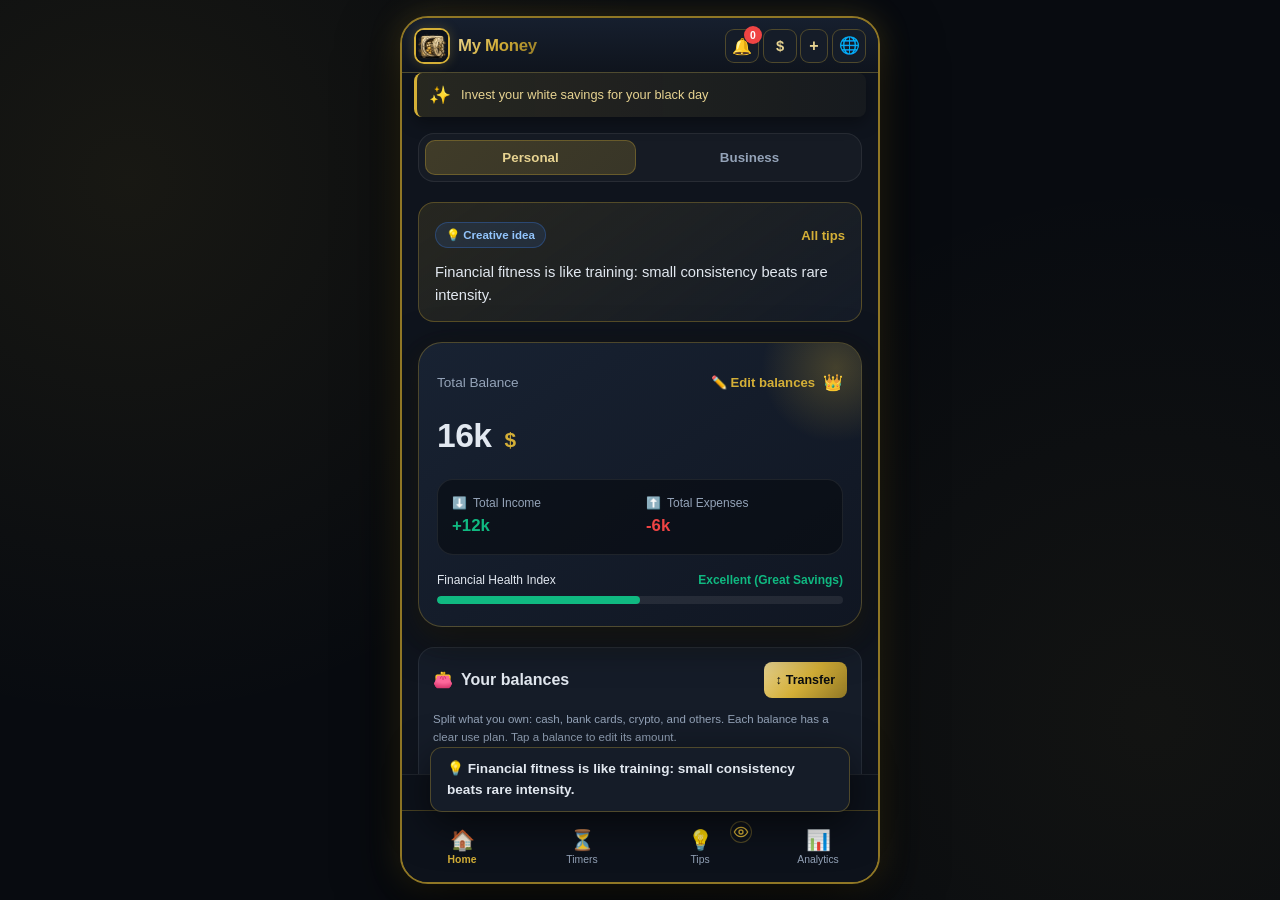
<file: index.html>
<!DOCTYPE html>
<html lang="en" dir="ltr">
<head>
  <meta charset="UTF-8">
  <meta name="viewport" content="width=device-width, initial-scale=1.0, viewport-fit=cover">
  <title>My Money</title>

  <link rel="manifest" href="manifest.json">
  <meta name="theme-color" content="#080B10">
  <meta name="mobile-web-app-capable" content="yes">
  <meta name="apple-mobile-web-app-capable" content="yes">
  <meta name="apple-mobile-web-app-status-bar-style" content="black-translucent">
  <meta name="apple-mobile-web-app-title" content="أموالي">
  <link rel="apple-touch-icon" href="assets/icon-192.png">
  <link rel="icon" type="image/png" sizes="192x192" href="assets/icon-192.png">
  <link rel="icon" type="image/png" href="assets/logo.png">
  <link rel="stylesheet" href="styles.css?v=60">
</head>
<body>

  <div class="app-viewport" id="appViewport">

    <header class="app-header">
      <div class="header-top">
        <div class="brand-wrapper" id="btnBrandHome" role="button" tabindex="0">
          <img src="assets/logo.png" alt="" class="brand-logo" width="36" height="36">
          <div class="brand-text">
            <h1 id="txtAppName">أموالي</h1>
          </div>
        </div>

        <div class="header-controls">
          <button type="button" class="bell-btn" id="btnBell" aria-label="Notifications">
            <span aria-hidden="true">🔔</span>
            <span class="bell-badge" id="bellBadge" hidden>0</span>
          </button>
          <div class="currency-wrap">
            <div class="header-icon-select">
              <span class="currency-symbol" id="currencySymbolDisplay" aria-hidden="true">$</span>
              <select id="currencySelector" class="currency-select" aria-label="Currency"></select>
            </div>
            <button type="button" class="btn-add-curr" id="btnAddCurrency" title="إضافة عملة">+</button>
            <button type="button" class="btn-add-curr btn-del-curr" id="btnDeleteCurrency" hidden title="حذف">✕</button>
          </div>
          <div class="lang-wrap" title="Language">
            <span class="lang-icon" aria-hidden="true">🌐</span>
            <select id="langSelector" class="lang-select" aria-label="Language"></select>
          </div>
        </div>
      </div>
    </header>

    <main class="app-body" id="appBody">
      <div class="slogan-banner" id="sloganBanner">
        <span class="icon" aria-hidden="true">✨</span>
        <p id="txtSlogan">استثمر رصيدك الأبيض ليومك الأسود</p>
      </div>

      <section class="app-screen is-active" id="screenHome" data-screen="home">
        <div class="space-toggle" id="spaceToggle" role="group" aria-label="Space">
          <button type="button" class="space-btn active" data-space="personal" aria-pressed="true">
            <span id="lblSpacePersonal">شخصي</span>
          </button>
          <button type="button" class="space-btn" data-space="business" aria-pressed="false">
            <span id="lblSpaceBusiness">شركة</span>
          </button>
        </div>
        <p class="space-hint" id="lblSpaceHint" hidden>سمّ شركتك وأضف أكثر من شركة. كل شركة لها دخلها ومصاريفها ورصيدها، مع قوالب حسب نوع النشاط.</p>
        <div class="company-bar" id="companyBar" hidden>
          <label class="company-bar-label" id="lblCompanySelect" for="companySelect">الشركة النشطة</label>
          <div class="company-bar-row" id="companyBarRow">
            <select id="companySelect" class="form-control" aria-labelledby="lblCompanySelect"></select>
            <button type="button" class="btn-secondary" id="btnEditCompany"><span id="txtEditCompany">تعديل</span></button>
            <button type="button" class="btn-gold-sm" id="btnAddCompany"><span id="txtAddCompany">إضافة شركة</span></button>
          </div>
          <p class="field-hint" id="txtCompanyTypeHint"></p>
        </div>

        <article class="home-tip-card" id="homeTipCard" role="button" tabindex="0">
          <div class="home-tip-head">
            <span class="tip-kind-badge" id="homeTipKind">تحفيز</span>
            <button type="button" class="btn-text-gold" id="btnOpenTipsFromHome" data-screen="tips"><span id="txtSeeAllTips">كل النصائح</span></button>
          </div>
          <p class="home-tip-text" id="txtHomeTip"></p>
        </article>

        <article class="balance-card">
          <div class="balance-header">
            <span class="balance-label" id="lblTotalBalance">الرصيد الإجمالي</span>
            <div class="balance-header-actions">
              <button type="button" id="btnEditBalance" class="btn-text-gold" title="تعديل الرصيد الأولي">✏️ <span id="txtEditBalance">تعديل الرصيد</span></button>
              <span class="icon" aria-hidden="true">👑</span>
            </div>
          </div>
          <div class="balance-amount">
            <span id="valTotalBalance">0</span>
            <span class="curr" id="currSymbol">MAD</span>
          </div>

          <div class="balance-stats">
            <div class="stat-item">
              <span class="stat-title"><span class="icon" aria-hidden="true">⬇️</span> <span id="lblIncome">الدخل</span></span>
              <span class="stat-value inc" id="valTotalIncome">+0</span>
            </div>
            <div class="stat-item">
              <span class="stat-title"><span class="icon" aria-hidden="true">⬆️</span> <span id="lblExpenses">المصروفات</span></span>
              <span class="stat-value exp" id="valTotalExpenses">-0</span>
            </div>
          </div>

          <div class="health-meter">
            <div class="health-info">
              <span id="lblFinancialHealth">مؤشر الصحة المالية</span>
              <span class="health-status" id="txtHealthStatus">ممتاز</span>
            </div>
            <div class="health-bar-track">
              <div class="health-bar-fill" id="healthBarFill"></div>
            </div>
          </div>
        </article>

        <article class="wallets-card" id="walletsCard">
          <div class="section-title">
            <h2><span class="icon" aria-hidden="true">👛</span> <span id="lblWallets">أرصدتك</span></h2>
            <button type="button" class="btn-gold-sm" id="btnOpenTransfer">↕ <span id="txtTransfer">تحويل</span></button>
          </div>
          <p class="field-hint" id="txtWalletsHint">وزّع ما تملك: نقد، كروت بنكية، عملات رقمية، وغيرها. لكل رصيد خطة استخدام واضحة.</p>
          <div class="wallet-grid" id="walletGrid"></div>
        </article>

        <article class="blackday-card" id="blackDayCard">
          <div class="section-title">
            <h2><span class="icon" aria-hidden="true">🛡️</span> <span id="lblBlackDay">صندوق اليوم الأسود</span></h2>
            <select id="blackDayMonths" class="mini-select" aria-label="Months">
              <option value="1">1</option>
              <option value="3">3</option>
              <option value="6">6</option>
              <option value="9">9</option>
              <option value="12">12</option>
              <option value="24">24</option>
              <option value="36">36</option>
              <option value="60">60</option>
            </select>
          </div>
          <p class="field-hint" id="txtBlackDayHint"></p>
          <div class="health-meter">
            <div class="health-info">
              <span id="txtBlackDayProgress">0</span>
              <span id="txtImpulseSaved">0</span>
            </div>
            <div class="health-bar-track">
              <div class="health-bar-fill" id="blackDayFill"></div>
            </div>
          </div>
        </article>

        <div class="action-grid">
          <button type="button" class="btn-action inc" id="btnOpenIncomeModal">
            <span aria-hidden="true">➕</span> <span id="btnAddIncome">إضافة دخل</span>
          </button>
          <button type="button" class="btn-action exp" id="btnOpenExpenseModal">
            <span aria-hidden="true">➖</span> <span id="btnAddExpense">إضافة مصروف</span>
          </button>
        </div>
        <div class="quick-add" id="quickAddRow"></div>

        <article class="transactions-card">
          <div class="section-title">
            <h2><span class="icon" aria-hidden="true">📜</span> <span id="lblTxHistory" data-i18n="transactionsHistory">سجل المعاملات المالية</span></h2>
          </div>
          <div class="search-filter-bar">
            <input type="search" id="txSearchInput" class="search-input" placeholder="بحث..." autocomplete="off">
            <select id="txCategoryFilter" class="category-filter">
              <option value="all" id="optAllCategories">جميع الفئات</option>
            </select>
          </div>
          <div class="transaction-list" id="transactionList"></div>
        </article>

        <article class="recurring-card" id="recurringCard">
          <div class="section-title">
            <h2><span class="icon" aria-hidden="true">🔁</span> <span id="lblRecurring">فواتير واشتراكات</span></h2>
            <button type="button" class="btn-gold-sm" id="btnOpenRecurring">+ <span id="txtAddRecurring">إضافة</span></button>
          </div>
          <div id="recurringList"></div>
        </article>

        <article class="theme-card" id="themeCard">
          <div class="section-title">
            <h2><span class="icon" aria-hidden="true">🎨</span> <span id="lblTheme">لون التطبيق</span></h2>
          </div>
          <p class="field-hint" id="txtThemeHint">كل لون له اسم ونمط مختلف لتمييزه حتى مع عمى الألوان. يمكنك أيضاً مزج ثلاثة ألوان.</p>
          <div class="theme-swatches" id="themeSwatches" role="group" aria-labelledby="lblTheme"></div>
          <div class="theme-mix">
            <span class="theme-mix-label" id="lblThemeMix">مزيج من 3 ألوان</span>
            <input type="hidden" id="themeMix1" value="#A855F7">
            <input type="hidden" id="themeMix2" value="#22C55E">
            <input type="hidden" id="themeMix3" value="#3B82F6">
            <div class="theme-mix-row">
              <button type="button" class="theme-mix-chip" data-mix-slot="1" id="btnThemeMix1">
                <span id="lblThemeMix1">لون 1</span>
                <span class="theme-mix-swatch" id="themeMixSwatch1"></span>
              </button>
              <button type="button" class="theme-mix-chip" data-mix-slot="2" id="btnThemeMix2">
                <span id="lblThemeMix2">لون 2</span>
                <span class="theme-mix-swatch" id="themeMixSwatch2"></span>
              </button>
              <button type="button" class="theme-mix-chip" data-mix-slot="3" id="btnThemeMix3">
                <span id="lblThemeMix3">لون 3</span>
                <span class="theme-mix-swatch" id="themeMixSwatch3"></span>
              </button>
              <button type="button" class="theme-mix-chip theme-mix-result" id="btnThemeMixResult" aria-pressed="false">
                <span id="lblThemeMixResult">المزيج</span>
                <span class="theme-mix-preview" id="themeMixPreview" aria-hidden="true"></span>
              </button>
            </div>
            <div class="theme-picker" id="themePicker" hidden>
              <p class="theme-picker-title" id="txtThemePicker">اختر لوناً داخل الإطار</p>
              <div class="theme-palette" id="themePalette"></div>
              <div class="theme-rgb">
                <label class="theme-rgb-row"><span>R</span><input type="range" id="themeRgbR" min="0" max="255" value="168"><span id="themeRgbRVal">168</span></label>
                <label class="theme-rgb-row"><span>G</span><input type="range" id="themeRgbG" min="0" max="255" value="85"><span id="themeRgbGVal">85</span></label>
                <label class="theme-rgb-row"><span>B</span><input type="range" id="themeRgbB" min="0" max="255" value="247"><span id="themeRgbBVal">247</span></label>
              </div>
              <button type="button" class="btn-secondary" id="btnCloseThemePicker"><span id="txtCloseThemePicker">تم</span></button>
            </div>
            <button type="button" class="btn-gold-sm" id="btnApplyThemeMix"><span id="txtApplyThemeMix">تطبيق المزيج</span></button>
          </div>
        </article>

        <article class="lock-card" id="lockCard">
          <div class="section-title">
            <h2><span class="icon" aria-hidden="true">🔒</span> <span id="lblLockTitle">قفل PIN</span></h2>
          </div>
          <p class="field-hint" id="txtLockHint">يمكنك قفل التطبيق برمز سري من 6 أرقام لمنع المتطفلين. عند نسيان الرمز يمكن استعادته عبر حساب Gmail المرتبط.</p>
          <div class="pwa-actions">
            <button type="button" class="btn-gold-sm" id="btnSetPin"><span id="txtSetPin">تعيين PIN</span></button>
            <button type="button" class="btn-secondary" id="btnRemovePin" hidden><span id="txtRemovePin">إزالة القفل</span></button>
          </div>
        </article>

        <article class="sync-card" id="syncCard">
          <div class="section-title">
            <h2><span class="icon" aria-hidden="true">☁️</span> <span id="lblSyncTitle">المزامنة بين الأجهزة عبر Gmail</span></h2>
          </div>
        <p class="pwa-instruction-text" id="txtSyncHint">للمزامنة أدخل بريد Gmail. ستصلك رسالة برمز عشوائي على الحساب لتأكيد الربط بين الأجهزة.</p>
          <p class="sync-status" id="txtSyncStatus"></p>
          <div class="pwa-actions">
            <button type="button" class="btn-gold-sm" id="btnConnectGmail">ربط حساب Gmail</button>
            <button type="button" class="btn-gold-sm btn-export" id="btnSyncNow" hidden>مزامنة الآن</button>
            <button type="button" class="btn-gold-sm btn-demo" id="btnRestoreCloud" hidden>استعادة من Google</button>
            <button type="button" class="btn-secondary" id="btnDisconnectGmail" hidden>فصل الحساب</button>
            <button type="button" class="btn-gold-sm btn-export" id="btnSendGmail">إرسال عبر Gmail</button>
            <button type="button" class="btn-gold-sm btn-demo" id="btnSaveBackup">نسخ الخطة إلى ملف</button>
            <button type="button" class="btn-gold-sm" id="btnCopyPlan">نسخ الخطة</button>
            <button type="button" class="btn-gold-sm" id="btnRestoreFile">تحميل خطة من ملف</button>
            <input type="file" id="backupFileInput" accept="application/json,.json" hidden>
          </div>
          <p class="field-hint" id="txtPlanFileHint">احفظ خطتك في ملف لإعادة تحميلها لاحقاً، أو أرسل الملف لشخص آخر ليحمّله في تطبيقه.</p>
          <details class="sync-advanced">
            <summary id="lblGoogleClient">معرّف عميل Google</summary>
            <p class="field-hint" id="txtGoogleClientHint"></p>
            <input type="text" id="googleClientIdInput" class="form-control" autocomplete="off" spellcheck="false">
          </details>
        </article>

        <article class="pwa-banner">
          <div class="pwa-header">
            <span aria-hidden="true">📱</span>
            <span id="lblInstallApp">ثبّت التطبيق على الهاتف</span>
          </div>
          <p class="pwa-instruction-text" id="txtPwaHint">يُفضَّل الاتصال بالإنترنت لتحديث التطبيق ومزامنة بياناتك. يمكنك إضافة أي معلومات دون إنترنت؛ عند العودة للاتصال تُحدَّث تلقائياً. الأهم: التنبيهات تعمل محلياً حتى بدون إنترنت بعد التثبيت والسماح بالإشعارات.</p>
          <p class="pwa-instruction-text" id="txtPwaInstructions"></p>
          <div class="pwa-actions">
            <button type="button" class="btn-gold-sm btn-install" id="btnInstallPwa" hidden>
              <span id="btnTxtInstall">تثبيت التطبيق</span>
            </button>
            <button type="button" class="btn-gold-sm btn-demo" id="btnLoadDemo">
              ⚡ <span id="btnTxtDemo">تحميل بيانات تجريبية</span>
            </button>
            <button type="button" class="btn-gold-sm btn-export" id="btnExportCSV">
              📥 <span id="btnTxtExport">تصدير CSV</span>
            </button>
            <button type="button" class="btn-gold-sm btn-reset" id="btnResetData">
              🗑️ <span id="btnTxtReset">مسح البيانات</span>
            </button>
          </div>
        </article>
      </section>

      <section class="app-screen" id="screenTimers" data-screen="timers" hidden>
        <article class="section-container">
          <div class="section-title">
            <h2><span class="icon" aria-hidden="true">⏳</span> <span id="lblPurchaseTimers" data-i18n="purchaseTimers">مواعيد ومؤقت المشتريات</span></h2>
            <button type="button" class="btn-gold-sm" id="btnOpenTimerModal">+ <span id="btnAddTimer">إضافة مؤقت</span></button>
          </div>
          <div class="timer-cards-list" id="timerCardsList"></div>
        </article>
      </section>

      <section class="app-screen" id="screenAnalytics" data-screen="analytics" hidden>
        <aside class="disclaimer-card" id="disclaimerCard" role="note">
          <div class="disclaimer-head">
            <span class="disclaimer-icon" aria-hidden="true">⚠️</span>
            <strong id="lblDisclaimerTitle">إخلاء مسؤولية</strong>
          </div>
          <p id="txtDisclaimer">⚠️ تنبيه: هذا التطبيق في طور تجريبي وقد تحدث فيه أخطاء برمجية. لا يُنصح باتخاذه مرجعاً موثوقاً بنسبة 100٪. التطبيق مصمَّم بمساعدة الذكاء الاصطناعي؛ يُفترض أن يكون آمناً وموثوقاً قدر الإمكان، لكن الذكاء الاصطناعي ليس موضع ثقة مطلقة. يُفضَّل الاحتفاظ دائماً بنسخة احتياطية من بياناتك.</p>
        </aside>

        <article class="recap-card" id="recapCard">
          <div class="section-title">
            <h2><span class="icon" aria-hidden="true">📅</span> <span id="lblRecap">ملخص هذا الشهر</span></h2>
          </div>
          <p class="recap-sentence" id="txtRecapSentence"></p>
          <div class="recap-stats" id="recapStats"></div>
        </article>

        <article class="insight-card" id="moneyGoneCard">
          <div class="section-title">
            <h2><span class="icon" aria-hidden="true">🕳️</span> <span id="lblMoneyGone">أين يختفي المال؟</span></h2>
          </div>
          <div class="period-toggle" id="spendPeriodToggle" role="group" aria-label="Period">
            <button type="button" class="period-btn" data-period="week"><span id="lblPeriodWeek">أسبوع</span></button>
            <button type="button" class="period-btn active" data-period="month"><span id="lblPeriodMonth">شهر</span></button>
            <button type="button" class="period-btn" data-period="year"><span id="lblPeriodYear">سنة</span></button>
          </div>
          <p class="field-hint" id="txtSpendPeriodHint"></p>
          <div class="spend-summary" id="spendSummary"></div>
          <div id="moneyGoneList"></div>
        </article>

        <article class="insight-card" id="trackCard">
          <div class="section-title">
            <h2><span class="icon" aria-hidden="true">🧭</span> <span id="lblOnTrack">هل أنا على الطريق الصحيح؟</span></h2>
          </div>
          <div class="track-verdict" id="trackVerdict"></div>
          <div class="insight-stats" id="trackStats"></div>
        </article>

        <article class="insight-card" id="profitCompareCard">
          <div class="section-title">
            <h2><span class="icon" aria-hidden="true">📈</span> <span id="lblProfitCompare">أرباحي مقارنة بالسنوات الماضية</span></h2>
          </div>
          <div id="profitCompareList"></div>
        </article>

        <article class="insight-card" id="journeyCard">
          <div class="section-title">
            <h2><span class="icon" aria-hidden="true">🏆</span> <span id="lblJourney">رحلتي منذ تثبيت التطبيق</span></h2>
          </div>
          <p class="field-hint" id="txtJourneySince"></p>
          <div class="insight-stats" id="journeyStats"></div>
          <div class="achievements-grid" id="achievementsGrid"></div>
        </article>

        <article class="budgets-card" id="budgetsCard">
          <div class="section-title">
            <h2><span class="icon" aria-hidden="true">🎯</span> <span id="lblBudgets">الميزانيات الشهرية</span></h2>
          </div>
          <div id="budgetList"></div>
        </article>

        <article class="analytics-card">
          <div class="section-title">
            <h2><span class="icon" aria-hidden="true">📊</span> <span id="lblAnalytics">تحليل المصاريف حسب الفئات</span></h2>
          </div>
          <div class="chart-container">
            <div class="chart-svg-wrapper">
              <svg viewBox="0 0 36 36" class="donut-chart" id="svgDonutChart" role="img" aria-label="Expense chart">
                <circle cx="18" cy="18" r="15.915" fill="none" stroke="rgba(255,255,255,0.05)" stroke-width="3"></circle>
              </svg>
            </div>
            <div class="chart-legend" id="chartLegend"></div>
          </div>
        </article>
      </section>

      <section class="app-screen" id="screenTips" data-screen="tips" hidden>
        <article class="tips-hero" id="tipsHeroCard">
          <div class="section-title">
            <h2><span class="icon" aria-hidden="true">💡</span> <span id="lblTipsTitle">نصائح مالية</span></h2>
            <button type="button" class="btn-gold-sm" id="btnOpenTipModal">+ <span id="txtAddTip">أضف نصيحتك</span></button>
          </div>
          <p class="field-hint" id="txtTipsHint">نصائح جاهزة بكل اللغات، ونصائحك الخاصة تبقى محفوظة وتظهر كلما فتحت التطبيق.</p>
        </article>

        <article class="tip-of-day-card" id="tipOfDayCard" role="button" tabindex="0">
          <div class="tip-kind-row">
            <span class="tip-kind-badge" id="tipOfDayKind">تحفيز</span>
            <button type="button" class="btn-text-gold" id="btnShuffleTip"><span id="txtShuffleTip">نصيحة أخرى</span></button>
          </div>
          <p class="tip-of-day-text" id="txtTipOfDay"></p>
        </article>

        <article class="section-container">
          <div class="section-title">
            <h2><span class="icon" aria-hidden="true">📌</span> <span id="lblMyTips">نصائحي</span></h2>
          </div>
          <div id="customTipsList"></div>
        </article>

        <article class="section-container">
          <div class="section-title">
            <h2><span class="icon" aria-hidden="true">📚</span> <span id="lblBuiltinTips">مكتبة النصائح</span></h2>
          </div>
          <div id="builtinTipsList"></div>
        </article>
      </section>

    </main>

    <div class="offline-status-bar" role="status">
      <span class="offline-chip" id="offlineChip">يعمل بدون إنترنت</span>
    </div>

    <nav class="bottom-nav" aria-label="Main">
      <button type="button" class="nav-item active" id="navHome" data-screen="home" aria-current="page">
        <span class="icon" aria-hidden="true">🏠</span>
        <span id="lblNavHome">الرئيسية</span>
      </button>
      <button type="button" class="nav-item" id="navTimers" data-screen="timers">
        <span class="icon" aria-hidden="true">⏳</span>
        <span id="lblNavTimers">المؤقتات</span>
      </button>
      <div class="nav-tips-wrap">
        <button type="button" class="nav-item" id="navTips" data-screen="tips">
          <span class="icon" aria-hidden="true">💡</span>
          <span id="lblNavTips">نصائح</span>
        </button>
        <button type="button" class="nav-eye-toggle" id="btnToggleHomeTip" aria-pressed="true" title="إخفاء النصيحة">
          <span class="nav-eye-open" aria-hidden="true">
            <svg viewBox="0 0 24 24" width="16" height="16" fill="none" stroke="currentColor" stroke-width="2" stroke-linecap="round" stroke-linejoin="round"><path d="M2 12s3.5-7 10-7 10 7 10 7-3.5 7-10 7-10-7-10-7z"/><circle cx="12" cy="12" r="3"/></svg>
          </span>
          <span class="nav-eye-locked" aria-hidden="true" hidden>
            <svg viewBox="0 0 24 24" width="16" height="16" fill="none" stroke="currentColor" stroke-width="2" stroke-linecap="round" stroke-linejoin="round"><path d="M3 3l18 18"/><path d="M10.6 10.6a2 2 0 102.8 2.8"/><path d="M9.9 5.2A11 11 0 0121.8 12a11 11 0 01-2.1 3.2"/><path d="M6.6 6.6A11 11 0 002.2 12a11 11 0 0011.3 6.8 10 10 0 002.4-.3"/></svg>
          </span>
        </button>
      </div>
      <button type="button" class="nav-item" id="navAnalytics" data-screen="analytics">
        <span class="icon" aria-hidden="true">📊</span>
        <span id="lblNavAnalytics">التحليلات</span>
      </button>
    </nav>

    <div class="notif-panel" id="notifPanel" hidden>
      <div class="notif-panel-head">
        <h3 id="lblNotifTitle">الإشعارات</h3>
        <button type="button" class="btn-icon-del" id="btnCloseNotif" aria-label="Close">✕</button>
      </div>
      <div class="notif-panel-actions">
        <button type="button" class="btn-gold-sm" id="btnEnableNotifs">تفعيل جرس الإشعارات</button>
        <button type="button" class="btn-gold-sm btn-demo" id="btnAddReminder">+ تذكير جديد</button>
        <button type="button" class="btn-secondary" id="btnMarkRead">تعليم الكل كمقروء</button>
      </div>
      <p class="notif-status" id="txtNotifStatus"></p>
      <div class="notif-list" id="notifList"></div>
    </div>

  </div>

  <div class="toast" id="toast" role="status" aria-live="polite"></div>

  <div class="modal-overlay" id="balanceModal">
    <div class="modal-content" role="dialog" aria-modal="true" aria-labelledby="modalBalanceTitle">
      <h3 class="modal-title" id="modalBalanceTitle">أرصدة ما تملك</h3>
      <form id="balanceForm">
        <p class="field-hint" id="txtBalanceWalletsHint">أدخل المبلغ الحالي في كل نوع. الدخل والمصاريف تُحسب لاحقاً حسب الرصيد الذي تختاره في المعاملة.</p>
        <div id="walletBalanceFields"></div>
        <p class="sync-status" id="txtWalletOpeningsTotal"></p>
        <div class="form-actions">
          <button type="button" class="btn-secondary" id="btnCloseBalanceModal">إلغاء</button>
          <button type="submit" class="btn-gold-sm btn-modal-submit" id="btnSaveBalance">تحديث الأرصدة</button>
        </div>
      </form>
    </div>
  </div>

  <div class="modal-overlay" id="txModal">
    <div class="modal-content" role="dialog" aria-modal="true" aria-labelledby="modalTxTitle">
      <h3 class="modal-title" id="modalTxTitle">إضافة معاملة جديدة</h3>
      <form id="txForm">
        <input type="hidden" id="txTypeInput" value="expense">
        <div class="form-group">
          <label id="lblFormDesc" for="txDesc">البيان / الوصف</label>
          <input type="text" id="txDesc" class="form-control" required maxlength="120" autocomplete="off">
        </div>
        <div class="form-group">
          <label id="lblFormAmount" for="txAmount">المبلغ</label>
          <input type="number" step="0.01" min="0" inputmode="decimal" id="txAmount" class="form-control" required placeholder="0.00">
        </div>
        <div class="form-group">
          <label id="lblFormCategory" for="txCategory">الفئة</label>
          <div class="link-row">
            <select id="txCategory" class="form-control"></select>
            <button type="button" class="btn-gold-sm" id="btnAddCategory" title="+">+</button>
          </div>
        </div>
        <div class="form-group">
          <label id="lblFormWallet" for="txWallet">الظرف</label>
          <select id="txWallet" class="form-control"></select>
        </div>
        <div class="form-group">
          <label id="lblFormDate" for="txDate">التاريخ</label>
          <input type="date" id="txDate" class="form-control" required>
        </div>
        <label class="check-row">
          <input type="checkbox" id="txRemindCheck">
          <span id="lblTxRemind">تذكير لهذه المعاملة</span>
        </label>
        <div class="form-group" id="txRemindGroup" hidden>
          <label id="lblTxRepeat" for="txRepeatSelect">تكرار التنبيه</label>
          <select id="txRepeatSelect" class="form-control">
            <option value="once">مرة واحدة</option>
            <option value="daily">يومي</option>
            <option value="weekly" selected>أسبوعي</option>
            <option value="monthly">شهري</option>
            <option value="yearly">سنوي</option>
          </select>
        </div>
        <div class="form-actions">
          <button type="button" class="btn-secondary" id="btnCloseTxModal">إلغاء</button>
          <button type="submit" class="btn-gold-sm btn-modal-submit" id="btnSaveTx">حفظ المعاملة</button>
        </div>
      </form>
    </div>
  </div>

  <div class="modal-overlay" id="timerModal">
    <div class="modal-content" role="dialog" aria-modal="true" aria-labelledby="modalTimerTitle">
      <h3 class="modal-title" id="modalTimerTitle">إضافة مؤقت شراء جديد</h3>
      <form id="timerForm">
        <div class="advice-card" id="waitAdviceCard">
          <strong id="lblWaitAdviceTitle">نصيحة قبل الشراء</strong>
          <p id="txtWaitAdvice">انتظر أسبوعاً قبل أن تشتري المنتج. قد تكون لا تحتاجه حقاً، وقد يكون مجرد نزوة عابرة.</p>
        </div>
        <div class="form-group">
          <label id="lblTimerName" for="timerItemName">اسم الغرض المراد شراؤه</label>
          <input type="text" id="timerItemName" class="form-control" maxlength="120" autocomplete="off">
        </div>
        <div class="form-group">
          <span class="field-label" id="lblItemImage">صورة المنتج أو علامة مصغّرة</span>
          <p class="field-hint" id="txtItemImageHint">إذا لم تعرف اسم المنتج، الصق صورة أو اختر علامة جاهزة.</p>
          <div class="icon-grid" id="productIconGrid"></div>
          <div class="image-drop" id="imageDropZone" tabindex="0">
            <div class="image-preview" id="imagePreview" hidden>
              <img id="imagePreviewImg" alt="">
              <button type="button" class="btn-icon-del" id="btnClearImage">✕</button>
            </div>
            <div class="image-drop-hint" id="imageDropHint">
              <span id="txtPasteImage">لصق صورة</span>
              <label class="btn-gold-sm btn-file">
                <span id="txtPickImage">رفع صورة</span>
                <input type="file" id="timerImageInput" accept="image/*" hidden>
              </label>
            </div>
          </div>
        </div>
        <div class="form-group">
          <label id="lblTimerPrice" for="timerPrice">السعر المحدد</label>
          <input type="number" step="0.01" min="0" inputmode="decimal" id="timerPrice" class="form-control" required>
        </div>
        <div class="form-group">
          <label id="lblTimerCategory" for="timerCategory">الفئة</label>
          <select id="timerCategory" class="form-control"></select>
        </div>
        <div class="form-group">
          <label id="lblBuyLink" for="timerBuyUrl">رابط الشراء أونلاين</label>
          <div class="link-row">
            <input type="text" id="timerBuyUrl" class="form-control" inputmode="url" autocomplete="url" placeholder="https://">
            <button type="button" class="btn-gold-sm" id="btnPasteBuyUrl">لصق الرابط</button>
          </div>
        </div>
        <div class="form-group">
          <label id="lblTimerDelay" for="timerDelaySelect">موعد التنبيه</label>
          <select id="timerDelaySelect" class="form-control">
            <option value="2days" id="opt2Days">بعد يومين (48 ساعة)</option>
            <option value="1week" id="opt1Week" selected>بعد أسبوع (7 أيام)</option>
            <option value="1month" id="opt1Month">بعد شهر (30 يوم)</option>
            <option value="custom" id="optCustom">تاريخ مخصص</option>
          </select>
        </div>
        <div class="form-group" id="customDateGroup" hidden>
          <label id="lblCustomDate" for="timerCustomDate">التاريخ والوقت المحدد</label>
          <input type="datetime-local" id="timerCustomDate" class="form-control">
        </div>
        <label class="check-row">
          <input type="checkbox" id="timerBellCheck" checked>
          <span id="lblTimerBell">تفعيل جرس التذكير</span>
        </label>
        <div class="form-group" id="timerRepeatGroup">
          <label id="lblTimerRepeat" for="timerRepeatSelect">تكرار التنبيه</label>
          <select id="timerRepeatSelect" class="form-control">
            <option value="once">مرة واحدة</option>
            <option value="daily">يومي</option>
            <option value="weekly" selected>أسبوعي</option>
            <option value="monthly">شهري</option>
            <option value="yearly">سنوي</option>
          </select>
        </div>
        <div class="form-group">
          <label id="lblTimerNotes" for="timerNotes">ملاحظات إضافية</label>
          <input type="text" id="timerNotes" class="form-control" maxlength="160" autocomplete="off">
        </div>
        <div class="form-actions">
          <button type="button" class="btn-secondary" id="btnCloseTimerModal">إلغاء</button>
          <button type="submit" class="btn-gold-sm btn-modal-submit" id="btnSaveTimer">ضبط التنبيه</button>
        </div>
      </form>
    </div>
  </div>

  <div class="modal-overlay" id="reminderModal">
    <div class="modal-content" role="dialog" aria-modal="true" aria-labelledby="modalReminderTitle">
      <h3 class="modal-title" id="modalReminderTitle">تذكير جديد</h3>
      <form id="reminderForm">
        <div class="form-group">
          <label id="lblReminderTitle" for="reminderTitleInput">عنوان التذكير</label>
          <input type="text" id="reminderTitleInput" class="form-control" required maxlength="120" autocomplete="off">
        </div>
        <div class="form-group">
          <label id="lblReminderRepeat" for="reminderRepeatSelect">تكرار التنبيه</label>
          <select id="reminderRepeatSelect" class="form-control">
            <option value="once">مرة واحدة</option>
            <option value="daily">يومي</option>
            <option value="weekly" selected>أسبوعي</option>
            <option value="monthly">شهري</option>
            <option value="yearly">سنوي</option>
          </select>
        </div>
        <div class="form-group">
          <label id="lblReminderWhen" for="reminderWhenInput">التاريخ والوقت المحدد</label>
          <input type="datetime-local" id="reminderWhenInput" class="form-control" required>
        </div>
        <div class="form-group">
          <label id="lblReminderLink" for="reminderBuyUrl">رابط الشراء أونلاين</label>
          <input type="text" id="reminderBuyUrl" class="form-control" inputmode="url" placeholder="https://">
        </div>
        <div class="form-actions">
          <button type="button" class="btn-secondary" id="btnCloseReminderModal">إلغاء</button>
          <button type="submit" class="btn-gold-sm btn-modal-submit" id="btnSaveReminder">ضبط التنبيه</button>
        </div>
      </form>
    </div>
  </div>

  <div class="modal-overlay" id="currencyModal">
    <div class="modal-content" role="dialog" aria-modal="true" aria-labelledby="modalCurrencyTitle">
      <h3 class="modal-title" id="modalCurrencyTitle">إضافة عملة خاصة</h3>
      <form id="currencyForm">
        <div class="form-group">
          <label id="lblCurrencyCode" for="customCurrencyCode">رمز العملة</label>
          <input type="text" id="customCurrencyCode" class="form-control" required maxlength="8" placeholder="GBP" autocomplete="off">
        </div>
        <div class="form-group">
          <label id="lblCurrencySymbol" for="customCurrencySymbol">الرمز / الاختصار</label>
          <input type="text" id="customCurrencySymbol" class="form-control" required maxlength="12" placeholder="£" autocomplete="off">
        </div>
        <div class="form-group">
          <label id="lblCurrencyName" for="customCurrencyName">اسم العملة</label>
          <input type="text" id="customCurrencyName" class="form-control" maxlength="40" placeholder="جنيه إسترليني" autocomplete="off">
        </div>
        <div class="form-actions">
          <button type="button" class="btn-secondary" id="btnCloseCurrencyModal">إلغاء</button>
          <button type="submit" class="btn-gold-sm btn-modal-submit" id="btnSaveCurrency">حفظ</button>
        </div>
      </form>
    </div>
  </div>

  <div class="modal-overlay" id="affordModal">
    <div class="modal-content" role="dialog" aria-modal="true" aria-labelledby="modalAffordTitle">
      <h3 class="modal-title" id="modalAffordTitle">هل أتحمل هذا؟</h3>
      <div id="affordBody" class="afford-body"></div>
      <div class="form-actions afford-actions">
        <button type="button" class="btn-gold-sm" id="btnDecideBought">اشتريت</button>
        <button type="button" class="btn-secondary" id="btnDecideSkip">تنازلت</button>
        <button type="button" class="btn-secondary" id="btnDecideWait">ما زلت أنتظر</button>
      </div>
      <label class="check-row" id="blackDayMoveRow">
        <input type="checkbox" id="moveToBlackDay" checked>
        <span id="lblMoveBlackDay">حوّل المبلغ إلى صندوق اليوم الأسود</span>
      </label>
    </div>
  </div>

  <div class="modal-overlay" id="transferModal">
    <div class="modal-content" role="dialog" aria-modal="true" aria-labelledby="modalTransferTitle">
      <h3 class="modal-title" id="modalTransferTitle">تحويل بين الأظرف</h3>
      <form id="transferForm">
        <div class="form-group">
          <label id="lblTransferFrom" for="transferFrom">من</label>
          <select id="transferFrom" class="form-control"></select>
        </div>
        <div class="form-group">
          <label id="lblTransferTo" for="transferTo">إلى</label>
          <select id="transferTo" class="form-control"></select>
        </div>
        <div class="form-group">
          <label id="lblTransferAmount" for="transferAmount">المبلغ</label>
          <input type="number" step="0.01" min="0" inputmode="decimal" id="transferAmount" class="form-control" required>
        </div>
        <div class="form-actions">
          <button type="button" class="btn-secondary" id="btnCloseTransfer">إلغاء</button>
          <button type="submit" class="btn-gold-sm btn-modal-submit" id="btnSaveTransfer">تحويل</button>
        </div>
      </form>
    </div>
  </div>

  <div class="modal-overlay" id="recurringModal">
    <div class="modal-content" role="dialog" aria-modal="true" aria-labelledby="modalRecurringTitle">
      <h3 class="modal-title" id="modalRecurringTitle">فاتورة متكررة</h3>
      <form id="recurringForm">
        <div class="form-group">
          <label id="lblRecurringDesc" for="recurringDesc">الوصف</label>
          <input type="text" id="recurringDesc" class="form-control" required maxlength="120" autocomplete="off">
        </div>
        <div class="form-group">
          <label id="lblRecurringAmount" for="recurringAmount">المبلغ</label>
          <input type="number" step="0.01" min="0" inputmode="decimal" id="recurringAmount" class="form-control" required>
        </div>
        <div class="form-group">
          <label id="lblRecurringType" for="recurringType">النوع</label>
          <select id="recurringType" class="form-control">
            <option value="expense">مصروف</option>
            <option value="income">دخل</option>
          </select>
        </div>
        <div class="form-group">
          <label id="lblRecurringCat" for="recurringCategory">الفئة</label>
          <select id="recurringCategory" class="form-control"></select>
        </div>
        <div class="form-group">
          <label id="lblRecurringWallet" for="recurringWallet">الظرف</label>
          <select id="recurringWallet" class="form-control"></select>
        </div>
        <div class="form-group">
          <label id="lblRecurringDay" for="recurringDay">يوم الشهر</label>
          <input type="number" min="1" max="28" id="recurringDay" class="form-control" required value="1">
        </div>
        <div class="form-actions">
          <button type="button" class="btn-secondary" id="btnCloseRecurring">إلغاء</button>
          <button type="submit" class="btn-gold-sm btn-modal-submit" id="btnSaveRecurring">حفظ</button>
        </div>
      </form>
    </div>
  </div>

  <div class="modal-overlay" id="categoryModal">
    <div class="modal-content" role="dialog" aria-modal="true" aria-labelledby="modalCategoryTitle">
      <h3 class="modal-title" id="modalCategoryTitle">فئة جديدة</h3>
      <form id="categoryForm">
        <div class="form-group">
          <label id="lblCategoryName" for="customCategoryName">اسم الفئة</label>
          <input type="text" id="customCategoryName" class="form-control" required maxlength="40" autocomplete="off">
        </div>
        <div class="form-actions">
          <button type="button" class="btn-secondary" id="btnCloseCategory">إلغاء</button>
          <button type="submit" class="btn-gold-sm btn-modal-submit" id="btnSaveCategory">حفظ</button>
        </div>
      </form>
    </div>
  </div>

  <div class="modal-overlay" id="companyModal">
    <div class="modal-content" role="dialog" aria-modal="true" aria-labelledby="modalCompanyTitle">
      <h3 class="modal-title" id="modalCompanyTitle">إضافة شركة</h3>
      <form id="companyForm">
        <div class="form-group">
          <label id="lblCompanyName" for="companyNameInput">اسم الشركة</label>
          <input type="text" id="companyNameInput" class="form-control" required maxlength="60" autocomplete="off">
        </div>
        <div class="form-group">
          <label id="lblCompanyType" for="companyTypeSelect">نوع الشركة</label>
          <select id="companyTypeSelect" class="form-control"></select>
        </div>
        <label class="check-row" id="companyTplRow">
          <input type="checkbox" id="companyApplyTpl" checked>
          <span id="txtCompanyApplyTpl">تعبئة بمثال القالب (رصيد ومعاملات توضيحية)</span>
        </label>
        <p class="field-hint" id="txtCompanyTplHint">إن كنت مقاولاً اختر «بناء ومقاولات» لإدارة دفعات المشروع ومواد البناء والأجور.</p>
        <div class="form-actions">
          <button type="button" class="btn-secondary" id="btnCloseCompany">إلغاء</button>
          <button type="button" class="btn-secondary" id="btnDeleteCompany" hidden><span id="txtDeleteCompany">حذف</span></button>
          <button type="submit" class="btn-gold-sm btn-modal-submit" id="btnSaveCompany">حفظ</button>
        </div>
      </form>
    </div>
  </div>

  <div class="modal-overlay" id="syncVerifyModal">
    <div class="modal-content" role="dialog" aria-modal="true" aria-labelledby="modalSyncVerifyTitle">
      <h3 class="modal-title" id="modalSyncVerifyTitle">تأكيد المزامنة عبر Gmail</h3>
      <form id="syncEmailForm">
        <div class="form-group">
          <label id="lblSyncGmail" for="syncGmailInput">بريد Gmail</label>
          <input type="email" id="syncGmailInput" class="form-control" autocomplete="email" required placeholder="you@gmail.com">
        </div>
        <p class="field-hint" id="txtSyncGmailHint">سنرسل رمزاً عشوائياً إلى هذا الحساب.</p>
        <div class="form-actions">
          <button type="button" class="btn-secondary" id="btnCloseSyncVerify">إلغاء</button>
          <button type="submit" class="btn-gold-sm btn-modal-submit" id="btnSendSyncCode">إرسال الرمز</button>
        </div>
      </form>
      <form id="syncCodeForm" hidden>
        <div class="form-group">
          <label id="lblSyncCode" for="syncCodeInput">الرمز المرسل إلى Gmail</label>
          <input type="text" id="syncCodeInput" class="form-control" inputmode="numeric" autocomplete="one-time-code" pattern="[0-9]{6}" minlength="6" maxlength="6" required>
        </div>
        <p class="field-hint" id="txtSyncCodeHint">تحقق من الوارد أو الرسائل غير المرغوب فيها.</p>
        <div class="form-actions">
          <button type="button" class="btn-secondary" id="btnResendSyncCode">إعادة الإرسال</button>
          <button type="submit" class="btn-gold-sm btn-modal-submit" id="btnConfirmSyncCode">تأكيد</button>
        </div>
      </form>
    </div>
  </div>

  <div class="modal-overlay" id="pinModal">
    <div class="modal-content" role="dialog" aria-modal="true" aria-labelledby="modalPinTitle">
      <h3 class="modal-title" id="modalPinTitle">تعيين PIN</h3>
      <form id="pinForm">
        <div class="form-group">
          <label id="lblPinNew" for="pinNew">رمز من 6 أرقام</label>
          <input type="password" id="pinNew" class="form-control" inputmode="numeric" autocomplete="new-password" pattern="[0-9]{6}" minlength="6" maxlength="6" required>
        </div>
        <div class="form-group">
          <label id="lblPinConfirm" for="pinConfirm">تأكيد الرمز</label>
          <input type="password" id="pinConfirm" class="form-control" inputmode="numeric" autocomplete="new-password" pattern="[0-9]{6}" minlength="6" maxlength="6" required>
        </div>
        <p class="field-hint" id="txtPinRecoveryHint"></p>
        <div class="form-actions">
          <button type="button" class="btn-secondary" id="btnClosePin">إلغاء</button>
          <button type="submit" class="btn-gold-sm btn-modal-submit" id="btnSavePin">حفظ</button>
        </div>
      </form>
    </div>
  </div>

  <div class="modal-overlay" id="tipModal">
    <div class="modal-content" role="dialog" aria-modal="true" aria-labelledby="modalTipTitle">
      <h3 class="modal-title" id="modalTipTitle">أضف نصيحتك</h3>
      <form id="tipForm">
        <div class="form-group">
          <label id="lblTipKind" for="tipKindSelect">نوع الرسالة</label>
          <select id="tipKindSelect" class="form-control">
            <option value="motivation" id="optTipMotivation">تحفيز</option>
            <option value="alert" id="optTipAlert">تنبيه</option>
            <option value="idea" id="optTipIdea">فكرة مبتكرة</option>
          </select>
        </div>
        <div class="form-group">
          <label id="lblTipText" for="tipTextInput">نص النصيحة</label>
          <textarea id="tipTextInput" class="form-control tip-textarea" rows="4" maxlength="280" required placeholder="اكتب فكرة أو تذكيراً مالياً..."></textarea>
        </div>
        <div class="form-actions">
          <button type="button" class="btn-secondary" id="btnCloseTipModal">إلغاء</button>
          <button type="submit" class="btn-gold-sm btn-modal-submit" id="btnSaveTip">حفظ</button>
        </div>
      </form>
    </div>
  </div>

  <div class="lock-screen" id="lockScreen" hidden>
    <img src="assets/logo.png" alt="" class="lock-logo" width="72" height="72">
    <h2 id="txtLockAppName">أموالي</h2>
    <p id="txtUnlockHint">أدخل الرمز السري (6 أرقام)</p>
    <form id="unlockForm">
      <input type="password" id="unlockPin" class="form-control" inputmode="numeric" autocomplete="off" pattern="[0-9]{4,8}" minlength="4" maxlength="8" required>
      <button type="submit" class="btn-gold-sm btn-modal-submit" id="btnUnlock">فتح</button>
    </form>
    <button type="button" class="btn-text-gold" id="btnForgotPin"><span id="txtForgotPin">نسيت الرمز؟ استعادة عبر Gmail</span></button>
  </div>

  <script src="translations.js?v=60"></script>
  <script src="app.js?v=60"></script>
  <script>
    if ('serviceWorker' in navigator && location.protocol !== 'file:') {
      navigator.serviceWorker.register('./sw.js?v=60').then((reg) => {
        reg.update().catch(() => {});
      }).catch(() => {});
    }
  </script>
</body>
</html>
</file>
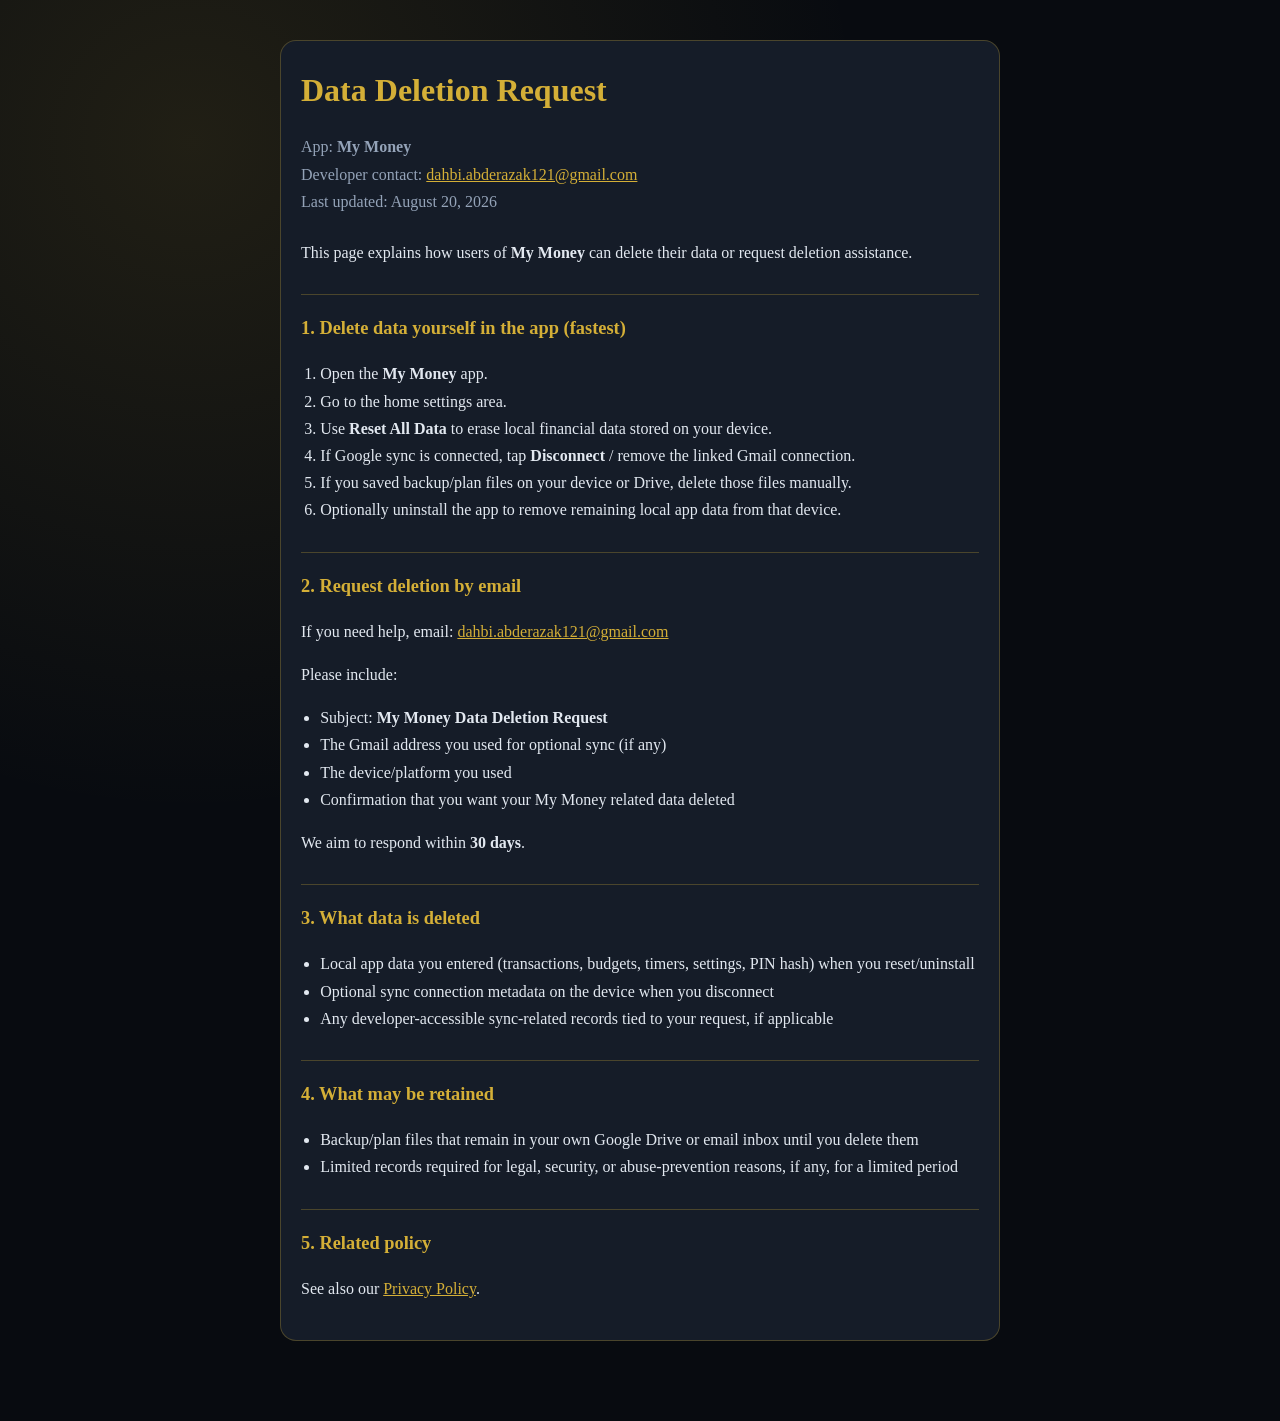
<file: data-deletion.html>
<!DOCTYPE html>
<html lang="en">
<head>
  <meta charset="UTF-8">
  <meta name="viewport" content="width=device-width, initial-scale=1.0">
  <title>Data Deletion Request — My Money</title>
  <style>
    :root {
      color-scheme: dark;
      --bg: #080B10;
      --card: #151C28;
      --text: #E2E8F0;
      --muted: #94A3B8;
      --gold: #D4AF37;
      --border: rgba(212, 175, 55, 0.28);
    }
    * { box-sizing: border-box; }
    body {
      margin: 0;
      font-family: Georgia, "Times New Roman", serif;
      background: radial-gradient(circle at 15% 10%, rgba(212,175,55,0.12), transparent 40%), var(--bg);
      color: var(--text);
      line-height: 1.7;
    }
    main {
      max-width: 760px;
      margin: 0 auto;
      padding: 40px 20px 80px;
    }
    h1 { font-size: 2rem; color: var(--gold); margin: 0 0 8px; }
    h2 {
      font-size: 1.15rem;
      color: var(--gold);
      margin-top: 28px;
      border-top: 1px solid var(--border);
      padding-top: 18px;
    }
    .meta { color: var(--muted); margin-bottom: 24px; }
    .card {
      background: var(--card);
      border: 1px solid var(--border);
      border-radius: 16px;
      padding: 22px 20px;
    }
    a { color: var(--gold); }
    ol, ul { padding-left: 1.2rem; }
  </style>
</head>
<body>
  <main>
    <div class="card">
      <h1>Data Deletion Request</h1>
      <p class="meta">
        App: <strong>My Money</strong><br>
        Developer contact: <a href="mailto:dahbi.abderazak121@gmail.com">dahbi.abderazak121@gmail.com</a><br>
        Last updated: August 20, 2026
      </p>

      <p>
        This page explains how users of <strong>My Money</strong> can delete their data
        or request deletion assistance.
      </p>

      <h2>1. Delete data yourself in the app (fastest)</h2>
      <ol>
        <li>Open the <strong>My Money</strong> app.</li>
        <li>Go to the home settings area.</li>
        <li>Use <strong>Reset All Data</strong> to erase local financial data stored on your device.</li>
        <li>If Google sync is connected, tap <strong>Disconnect</strong> / remove the linked Gmail connection.</li>
        <li>If you saved backup/plan files on your device or Drive, delete those files manually.</li>
        <li>Optionally uninstall the app to remove remaining local app data from that device.</li>
      </ol>

      <h2>2. Request deletion by email</h2>
      <p>
        If you need help, email:
        <a href="mailto:dahbi.abderazak121@gmail.com?subject=My%20Money%20Data%20Deletion%20Request">dahbi.abderazak121@gmail.com</a>
      </p>
      <p>Please include:</p>
      <ul>
        <li>Subject: <strong>My Money Data Deletion Request</strong></li>
        <li>The Gmail address you used for optional sync (if any)</li>
        <li>The device/platform you used</li>
        <li>Confirmation that you want your My Money related data deleted</li>
      </ul>
      <p>
        We aim to respond within <strong>30 days</strong>.
      </p>

      <h2>3. What data is deleted</h2>
      <ul>
        <li>Local app data you entered (transactions, budgets, timers, settings, PIN hash) when you reset/uninstall</li>
        <li>Optional sync connection metadata on the device when you disconnect</li>
        <li>Any developer-accessible sync-related records tied to your request, if applicable</li>
      </ul>

      <h2>4. What may be retained</h2>
      <ul>
        <li>Backup/plan files that remain in your own Google Drive or email inbox until you delete them</li>
        <li>Limited records required for legal, security, or abuse-prevention reasons, if any, for a limited period</li>
      </ul>

      <h2>5. Related policy</h2>
      <p>
        See also our
        <a href="./privacy-policy.html">Privacy Policy</a>.
      </p>
    </div>
  </main>
</body>
</html>
</file>
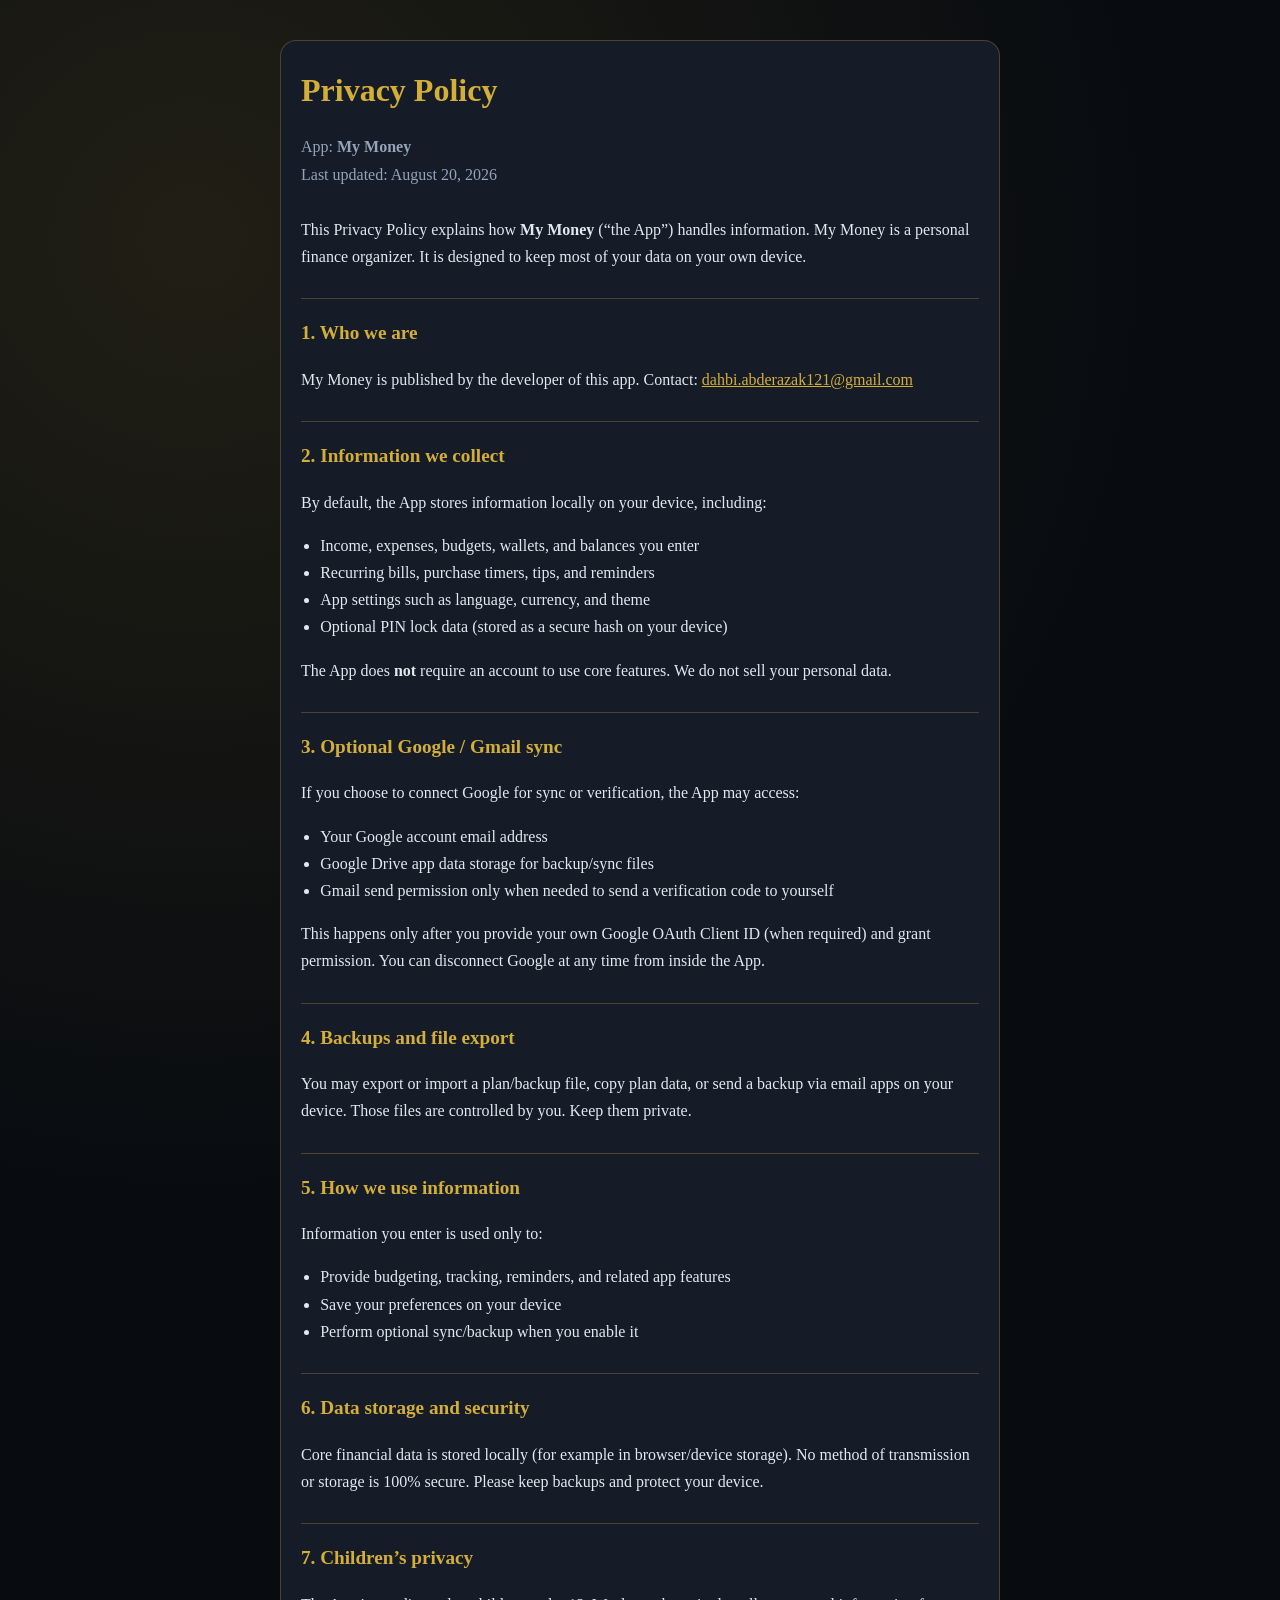
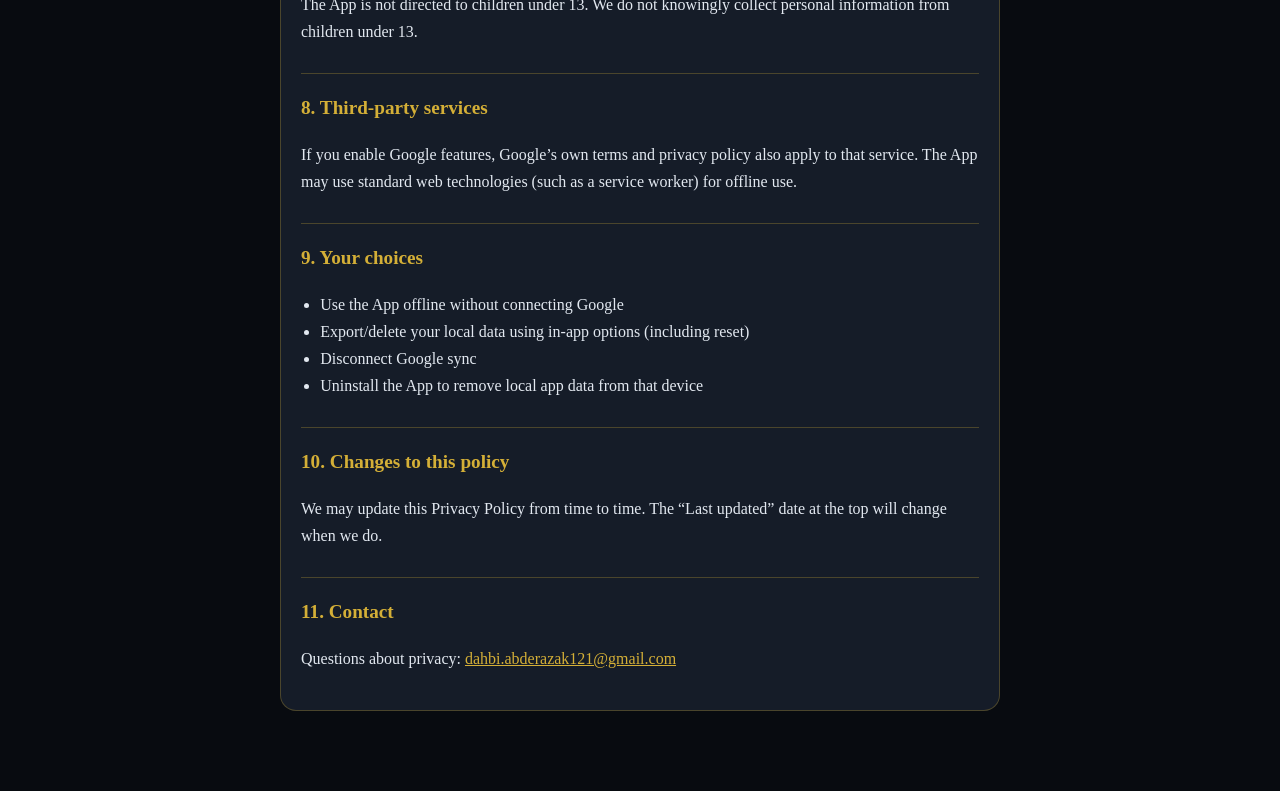
<file: privacy-policy.html>
<!DOCTYPE html>
<html lang="en">
<head>
  <meta charset="UTF-8">
  <meta name="viewport" content="width=device-width, initial-scale=1.0">
  <title>Privacy Policy — My Money</title>
  <style>
    :root {
      color-scheme: dark;
      --bg: #080B10;
      --card: #151C28;
      --text: #E2E8F0;
      --muted: #94A3B8;
      --gold: #D4AF37;
      --border: rgba(212, 175, 55, 0.28);
    }
    * { box-sizing: border-box; }
    body {
      margin: 0;
      font-family: Georgia, "Times New Roman", serif;
      background: radial-gradient(circle at 15% 10%, rgba(212,175,55,0.12), transparent 40%), var(--bg);
      color: var(--text);
      line-height: 1.7;
    }
    main {
      max-width: 760px;
      margin: 0 auto;
      padding: 40px 20px 80px;
    }
    h1 {
      font-size: 2rem;
      color: var(--gold);
      margin: 0 0 8px;
    }
    .meta { color: var(--muted); margin-bottom: 28px; }
    h2 {
      font-size: 1.2rem;
      color: var(--gold);
      margin-top: 28px;
      border-top: 1px solid var(--border);
      padding-top: 18px;
    }
    p, li { color: var(--text); }
    ul { padding-left: 1.2rem; }
    a { color: var(--gold); }
    .card {
      background: var(--card);
      border: 1px solid var(--border);
      border-radius: 16px;
      padding: 22px 20px;
    }
  </style>
</head>
<body>
  <main>
    <div class="card">
      <h1>Privacy Policy</h1>
      <p class="meta">App: <strong>My Money</strong><br>Last updated: August 20, 2026</p>

      <p>
        This Privacy Policy explains how <strong>My Money</strong> (“the App”) handles information.
        My Money is a personal finance organizer. It is designed to keep most of your data on your own device.
      </p>

      <h2>1. Who we are</h2>
      <p>
        My Money is published by the developer of this app.
        Contact: <a href="mailto:dahbi.abderazak121@gmail.com">dahbi.abderazak121@gmail.com</a>
      </p>

      <h2>2. Information we collect</h2>
      <p>By default, the App stores information locally on your device, including:</p>
      <ul>
        <li>Income, expenses, budgets, wallets, and balances you enter</li>
        <li>Recurring bills, purchase timers, tips, and reminders</li>
        <li>App settings such as language, currency, and theme</li>
        <li>Optional PIN lock data (stored as a secure hash on your device)</li>
      </ul>
      <p>
        The App does <strong>not</strong> require an account to use core features.
        We do not sell your personal data.
      </p>

      <h2>3. Optional Google / Gmail sync</h2>
      <p>
        If you choose to connect Google for sync or verification, the App may access:
      </p>
      <ul>
        <li>Your Google account email address</li>
        <li>Google Drive app data storage for backup/sync files</li>
        <li>Gmail send permission only when needed to send a verification code to yourself</li>
      </ul>
      <p>
        This happens only after you provide your own Google OAuth Client ID (when required) and grant permission.
        You can disconnect Google at any time from inside the App.
      </p>

      <h2>4. Backups and file export</h2>
      <p>
        You may export or import a plan/backup file, copy plan data, or send a backup via email apps on your device.
        Those files are controlled by you. Keep them private.
      </p>

      <h2>5. How we use information</h2>
      <p>Information you enter is used only to:</p>
      <ul>
        <li>Provide budgeting, tracking, reminders, and related app features</li>
        <li>Save your preferences on your device</li>
        <li>Perform optional sync/backup when you enable it</li>
      </ul>

      <h2>6. Data storage and security</h2>
      <p>
        Core financial data is stored locally (for example in browser/device storage).
        No method of transmission or storage is 100% secure. Please keep backups and protect your device.
      </p>

      <h2>7. Children’s privacy</h2>
      <p>
        The App is not directed to children under 13.
        We do not knowingly collect personal information from children under 13.
      </p>

      <h2>8. Third-party services</h2>
      <p>
        If you enable Google features, Google’s own terms and privacy policy also apply to that service.
        The App may use standard web technologies (such as a service worker) for offline use.
      </p>

      <h2>9. Your choices</h2>
      <ul>
        <li>Use the App offline without connecting Google</li>
        <li>Export/delete your local data using in-app options (including reset)</li>
        <li>Disconnect Google sync</li>
        <li>Uninstall the App to remove local app data from that device</li>
      </ul>

      <h2>10. Changes to this policy</h2>
      <p>
        We may update this Privacy Policy from time to time.
        The “Last updated” date at the top will change when we do.
      </p>

      <h2>11. Contact</h2>
      <p>
        Questions about privacy: <a href="mailto:dahbi.abderazak121@gmail.com">dahbi.abderazak121@gmail.com</a>
      </p>
    </div>
  </main>
</body>
</html>
</file>
<file: styles.css>
/* ==========================================================================
   مصروفي الذهبي (Masroofi Gold Edition)
   ========================================================================== */

:root {
  --bg-primary: #080B10;
  --bg-surface: #0F141D;
  --bg-card: #151C28;
  --bg-card-hover: #1C2434;

  --gold-primary: #D4AF37;
  --gold-light: #F7E7A9;
  --gold-dark: #A38018;
  --gold-gradient: linear-gradient(135deg, #F9E79F 0%, #D4AF37 50%, #9A7B1C 100%);
  --gold-glow: rgba(212, 175, 55, 0.25);
  --gold-04: rgba(212, 175, 55, 0.04);
  --gold-05: rgba(212, 175, 55, 0.05);
  --gold-08: rgba(212, 175, 55, 0.08);
  --gold-10: rgba(212, 175, 55, 0.10);
  --gold-12: rgba(212, 175, 55, 0.12);
  --gold-15: rgba(212, 175, 55, 0.15);
  --gold-18: rgba(212, 175, 55, 0.18);
  --gold-22: rgba(212, 175, 55, 0.22);
  --gold-35: rgba(212, 175, 55, 0.35);

  --text-main: #E2E8F0;
  --text-muted: #94A3B8;
  --text-gold: #F3E5AB;

  --success: #10B981;
  --danger: #EF4444;
  --warning: #F59E0B;

  --border-gold: rgba(212, 175, 55, 0.3);
  --border-subtle: rgba(255, 255, 255, 0.08);

  --font-main: 'Tajawal', 'Segoe UI', Tahoma, Arial, sans-serif;
  --radius-sm: 8px;
  --radius-md: 16px;
  --radius-lg: 24px;

  --shadow-gold: 0 10px 30px -5px var(--gold-15);
  --shadow-card: 0 12px 40px rgba(0, 0, 0, 0.6);

  --nav-height: 72px;
  --safe-top: env(safe-area-inset-top, 0px);
  --safe-bottom: env(safe-area-inset-bottom, 0px);

  color-scheme: dark;
}

* {
  box-sizing: border-box;
  margin: 0;
  padding: 0;
  font-family: var(--font-main);
  -webkit-tap-highlight-color: transparent;
}

html, body {
  height: 100%;
}

body {
  background-color: var(--bg-primary);
  color: var(--text-main);
  min-height: 100vh;
  min-height: 100dvh;
  display: flex;
  justify-content: center;
  align-items: stretch;
  line-height: 1.6;
  overflow: hidden;
  background-image:
    radial-gradient(circle at 10% 20%, var(--gold-08) 0%, transparent 40%),
    radial-gradient(circle at 90% 80%, var(--gold-05) 0%, transparent 40%);
  background-attachment: fixed;
}

button, select, input {
  touch-action: manipulation;
  font-family: inherit;
}

.app-viewport {
  width: 100%;
  max-width: 480px;
  height: 100vh;
  height: 100dvh;
  background: var(--bg-surface);
  box-shadow: 0 0 50px rgba(0, 0, 0, 0.9), 0 0 1px var(--gold-primary);
  display: flex;
  flex-direction: column;
  position: relative;
  overflow: hidden;
}

@media (min-width: 768px) {
  body {
    padding: 16px;
    align-items: center;
  }
  .app-viewport {
    height: calc(100dvh - 32px);
    max-height: 960px;
    border-radius: 28px;
    border: 2px solid var(--gold-dark);
    box-shadow: 0 20px 60px rgba(0,0,0,0.8), 0 0 30px var(--gold-glow);
  }
}

::-webkit-scrollbar {
  width: 6px;
}
::-webkit-scrollbar-track {
  background: var(--bg-primary);
}
::-webkit-scrollbar-thumb {
  background: var(--gold-dark);
  border-radius: 4px;
}

.app-header {
  flex-shrink: 0;
  position: sticky;
  top: 0;
  z-index: 60;
  padding: calc(10px + var(--safe-top)) 12px 8px;
  background: linear-gradient(180deg, #161F2E 0%, var(--bg-surface) 100%);
  border-bottom: 1px solid var(--border-gold);
}

.header-top {
  display: flex;
  align-items: center;
  justify-content: space-between;
  gap: 8px;
  margin-bottom: 0;
  flex-wrap: nowrap;
  min-width: 0;
}

.brand-wrapper {
  display: flex;
  align-items: center;
  gap: 8px;
  min-width: 0;
  flex: 1;
  cursor: pointer;
  border-radius: 10px;
}

.brand-wrapper:focus-visible {
  outline: 2px solid var(--gold-primary);
  outline-offset: 2px;
}

.brand-logo {
  width: 36px;
  height: 36px;
  border-radius: 10px;
  object-fit: cover;
  border: 2px solid var(--gold-primary);
  box-shadow: 0 0 12px var(--gold-glow);
  flex-shrink: 0;
}

.brand-text {
  min-width: 0;
}

.brand-text h1 {
  font-size: 1.05rem;
  font-weight: 800;
  background: var(--gold-gradient);
  -webkit-background-clip: text;
  background-clip: text;
  -webkit-text-fill-color: transparent;
  letter-spacing: -0.3px;
  white-space: nowrap;
  overflow: hidden;
  text-overflow: ellipsis;
}

.header-controls {
  display: flex;
  align-items: center;
  gap: 4px;
  flex-shrink: 0;
}

.currency-wrap {
  display: flex;
  align-items: center;
  gap: 3px;
}

.lang-wrap,
.header-icon-select {
  position: relative;
  display: flex;
  align-items: center;
  justify-content: center;
  width: 34px;
  min-width: 34px;
  height: 34px;
  background: var(--bg-card);
  border: 1px solid var(--border-gold);
  border-radius: 9px;
  overflow: visible;
  flex-shrink: 0;
}

.lang-wrap:focus-within,
.header-icon-select:focus-within {
  border-color: var(--gold-primary);
  box-shadow: 0 0 10px var(--gold-glow);
}

.lang-icon,
.currency-symbol {
  display: flex;
  align-items: center;
  justify-content: center;
  width: 100%;
  height: 100%;
  color: var(--gold-light);
  font-size: 1.05rem;
  line-height: 1;
  font-weight: 800;
  user-select: none;
  pointer-events: none;
  padding: 0 3px;
}

.currency-symbol {
  font-size: 0.92rem;
  overflow: hidden;
  text-overflow: ellipsis;
  white-space: nowrap;
}

.lang-wrap .lang-select,
.header-icon-select .currency-select {
  position: absolute;
  inset: 0;
  width: 100%;
  height: 100%;
  margin: 0;
  padding: 0;
  opacity: 0;
  border: 0;
  border-radius: 10px;
  background: transparent;
  box-shadow: none;
  cursor: pointer;
  appearance: none;
  -webkit-appearance: none;
  font-size: 16px;
  min-height: 0;
  max-width: none;
  color-scheme: dark;
}

.lang-wrap .lang-select:hover,
.lang-wrap .lang-select:focus,
.header-icon-select .currency-select:hover,
.header-icon-select .currency-select:focus {
  border: 0;
  box-shadow: none;
}

.lang-select option,
.currency-select option,
.mini-select option,
select option {
  background-color: #151C28;
  color: #F3E5AB;
}

.btn-add-curr {
  background: var(--bg-card);
  color: var(--gold-light);
  border: 1px solid var(--border-gold);
  border-radius: 9px;
  width: 28px;
  min-height: 34px;
  font-size: 1rem;
  font-weight: 800;
  cursor: pointer;
  flex-shrink: 0;
}

.btn-del-curr { color: var(--danger); }

.lang-select, .currency-select {
  background: var(--bg-card);
  color: var(--gold-light);
  border: 1px solid var(--border-gold);
  padding: 8px 10px;
  border-radius: 10px;
  font-size: 0.75rem;
  font-weight: 600;
  outline: none;
  cursor: pointer;
  max-width: 128px;
  min-height: 40px;
}

.lang-select:hover, .currency-select:hover,
.lang-select:focus, .currency-select:focus {
  border-color: var(--gold-primary);
  box-shadow: 0 0 10px var(--gold-glow);
}

.slogan-banner {
  flex-shrink: 0;
  position: sticky;
  top: 0;
  z-index: 55;
  background: linear-gradient(90deg, var(--gold-12) 0%, var(--gold-04) 100%);
  border-inline-start: 3px solid var(--gold-primary);
  padding: 8px 12px;
  margin: 0 12px 8px;
  border-radius: var(--radius-sm);
  display: flex;
  align-items: center;
  gap: 10px;
  flex-wrap: nowrap;
  box-shadow: 0 6px 16px rgba(0, 0, 0, 0.35);
}

.offline-status-bar {
  flex-shrink: 0;
  display: flex;
  justify-content: center;
  align-items: center;
  padding: 6px 12px;
  background: #0D121B;
  border-top: 1px solid var(--border-subtle);
}

.offline-chip {
  font-size: 0.68rem;
  font-weight: 700;
  color: var(--success);
  background: rgba(16, 185, 129, 0.12);
  border: 1px solid rgba(16, 185, 129, 0.35);
  border-radius: 999px;
  padding: 3px 10px;
  text-align: center;
  line-height: 1.35;
  max-width: 100%;
}

.offline-chip.is-offline {
  color: var(--gold-light);
  background: var(--gold-12);
  border-color: var(--border-gold);
}

.slogan-banner span.icon {
  font-size: 1.1rem;
}

.slogan-banner p {
  font-size: 0.8rem;
  color: var(--text-gold);
  font-weight: 500;
  flex: 1;
  min-width: 0;
  white-space: nowrap;
  overflow: hidden;
  text-overflow: ellipsis;
}

.app-body {
  flex: 1;
  min-height: 0;
  overflow: hidden;
  position: relative;
  display: flex;
  flex-direction: column;
}

.app-screen {
  display: none;
  flex-direction: column;
  gap: 20px;
  flex: 1;
  min-height: 0;
  overflow-y: auto;
  overflow-x: hidden;
  padding: 8px 16px 20px;
  overscroll-behavior: contain;
  -webkit-overflow-scrolling: touch;
}

.app-screen.is-active,
.app-screen.is-active[hidden] {
  display: flex !important;
}

.app-screen > * {
  flex-shrink: 0;
}

.balance-card {
  background: linear-gradient(145deg, #182232 0%, #101622 100%);
  border: 1px solid var(--border-gold);
  border-radius: var(--radius-lg);
  padding: 22px 18px;
  box-shadow: var(--shadow-card), var(--shadow-gold);
  position: relative;
  overflow: hidden;
  min-height: min-content;
}

.space-toggle {
  display: grid;
  grid-template-columns: 1fr 1fr;
  gap: 8px;
  background: rgba(255, 255, 255, 0.03);
  border: 1px solid var(--border-subtle);
  border-radius: var(--radius-md);
  padding: 6px;
}

.space-btn {
  border: 0;
  background: transparent;
  color: var(--text-muted);
  padding: 10px 12px;
  border-radius: 10px;
  font-weight: 700;
  cursor: pointer;
  transition: background 0.2s ease, color 0.2s ease;
}

.space-btn.active {
  background: linear-gradient(135deg, var(--gold-22), var(--gold-18));
  color: var(--text-gold);
  box-shadow: inset 0 0 0 1px var(--border-gold);
}

.space-hint {
  font-size: 0.78rem;
  color: var(--text-muted);
  line-height: 1.45;
  margin-top: -8px;
}

.space-hint[hidden] {
  display: none !important;
}

.company-bar {
  display: flex;
  flex-direction: column;
  gap: 8px;
}

.company-bar[hidden] {
  display: none !important;
}

.company-bar-label {
  font-size: 0.78rem;
  font-weight: 700;
  color: var(--text-gold);
}

.company-bar-row {
  display: grid;
  grid-template-columns: minmax(0, 1fr) auto auto;
  gap: 8px;
  align-items: center;
}

.company-bar.is-empty .company-bar-row {
  grid-template-columns: 1fr;
}

.company-bar.is-empty #companySelect,
.company-bar.is-empty #btnEditCompany {
  display: none;
}

#txtCompanyTypeHint {
  margin: 0;
}

@media (max-width: 480px) {
  .company-bar:not(.is-empty) .company-bar-row {
    grid-template-columns: 1fr 1fr;
  }
  .company-bar:not(.is-empty) #companySelect {
    grid-column: 1 / -1;
  }
}

.home-tip-card,
.tip-of-day-card {
  background: linear-gradient(145deg, var(--gold-12), rgba(21, 28, 40, 0.95));
  border: 1px solid var(--border-gold);
  border-radius: var(--radius-md);
  padding: 14px 16px;
}

#homeTipCard,
#tipOfDayCard {
  cursor: pointer;
}

.home-tip-head,
.tip-kind-row {
  display: flex;
  align-items: center;
  justify-content: space-between;
  gap: 8px;
  margin-bottom: 8px;
}

.home-tip-card[hidden],
.tip-of-day-card[hidden] {
  display: none !important;
}

.tip-kind-badge {
  display: inline-flex;
  align-items: center;
  gap: 4px;
  font-size: 0.72rem;
  font-weight: 700;
  color: var(--gold-light);
  background: var(--gold-15);
  border: 1px solid var(--border-gold);
  border-radius: 999px;
  padding: 3px 10px;
}

.tip-kind-badge.alert {
  color: #FCA5A5;
  background: rgba(239, 68, 68, 0.12);
  border-color: rgba(239, 68, 68, 0.3);
}

.tip-kind-badge.idea {
  color: #93C5FD;
  background: rgba(59, 130, 246, 0.12);
  border-color: rgba(59, 130, 246, 0.3);
}

.home-tip-text,
.tip-of-day-text {
  font-size: 0.92rem;
  line-height: 1.55;
  color: var(--text-main);
}

.tip-item {
  display: flex;
  gap: 10px;
  align-items: flex-start;
  padding: 12px 0;
  border-bottom: 1px solid var(--border-subtle);
}

.tip-item:last-child { border-bottom: 0; }

.tip-item-body {
  flex: 1;
  min-width: 0;
}

.tip-item-text {
  font-size: 0.86rem;
  line-height: 1.5;
  color: var(--text-main);
  margin-top: 4px;
}

.tip-item-meta {
  font-size: 0.72rem;
  color: var(--text-muted);
}

.tip-textarea {
  resize: vertical;
  min-height: 96px;
}

.tips-hero .field-hint {
  margin-top: 4px;
}

.balance-card::before {
  content: '';
  position: absolute;
  top: -50px;
  right: -50px;
  width: 150px;
  height: 150px;
  background: radial-gradient(circle, var(--gold-glow) 0%, transparent 70%);
  pointer-events: none;
}

.balance-header {
  display: flex;
  justify-content: space-between;
  align-items: center;
  gap: 8px;
  margin-bottom: 8px;
}

.balance-header-actions {
  display: flex;
  align-items: center;
  gap: 8px;
}

.balance-label {
  font-size: 0.85rem;
  color: var(--text-muted);
  font-weight: 500;
}

.btn-text-gold {
  background: transparent;
  border: none;
  color: var(--gold-primary);
  cursor: pointer;
  font-size: 0.82rem;
  font-weight: 700;
  min-height: 36px;
}

.balance-amount {
  font-size: 2.1rem;
  font-weight: 900;
  color: var(--text-main);
  margin-bottom: 16px;
  letter-spacing: -0.5px;
  word-break: break-word;
}

.balance-amount span.curr {
  color: var(--gold-primary);
  font-size: 1.3rem;
  margin-inline-start: 4px;
}

.balance-stats {
  display: grid;
  grid-template-columns: 1fr 1fr;
  gap: 12px;
  background: rgba(8, 11, 16, 0.6);
  padding: 14px;
  border-radius: var(--radius-md);
  border: 1px solid var(--border-subtle);
}

.stat-title {
  font-size: 0.75rem;
  color: var(--text-muted);
  display: flex;
  align-items: center;
  gap: 6px;
}

.stat-value {
  font-size: 1.05rem;
  font-weight: 700;
  margin-top: 2px;
}

.stat-value.inc { color: var(--success); }
.stat-value.exp { color: var(--danger); }

.health-meter {
  margin-top: 16px;
  display: flex;
  flex-direction: column;
  gap: 6px;
}

.health-info {
  display: flex;
  justify-content: space-between;
  gap: 8px;
  font-size: 0.75rem;
}

.health-status { font-weight: 700; }

.health-bar-track {
  height: 8px;
  background: rgba(255,255,255,0.08);
  border-radius: 4px;
  overflow: hidden;
}

.health-bar-fill {
  height: 100%;
  width: 0;
  border-radius: 4px;
  background-color: var(--success);
  transition: width 0.6s cubic-bezier(0.4, 0, 0.2, 1), background-color 0.3s;
}

.section-title {
  display: flex;
  align-items: center;
  justify-content: space-between;
  gap: 8px;
  margin-bottom: 12px;
}

.section-title h2 {
  font-size: 1rem;
  font-weight: 700;
  color: var(--text-main);
  display: flex;
  align-items: center;
  gap: 8px;
}

.section-title h2 span.icon { color: var(--gold-primary); }

.btn-gold-sm {
  background: var(--gold-gradient);
  color: #080B10;
  border: none;
  padding: 8px 12px;
  border-radius: var(--radius-sm);
  font-size: 0.78rem;
  font-weight: 700;
  cursor: pointer;
  display: inline-flex;
  align-items: center;
  gap: 4px;
  min-height: 36px;
}

.btn-gold-sm:hover { box-shadow: 0 4px 12px var(--gold-glow); }
.btn-gold-sm:active { transform: scale(0.98); }

.disclaimer-card {
  background: rgba(245, 158, 11, 0.08);
  border: 1px solid rgba(245, 158, 11, 0.35);
  border-radius: var(--radius-md);
  padding: 14px;
}

.disclaimer-head {
  display: flex;
  align-items: center;
  gap: 8px;
  margin-bottom: 8px;
  color: var(--warning);
  font-size: 0.9rem;
}

.disclaimer-icon {
  font-size: 1.1rem;
  flex-shrink: 0;
}

.disclaimer-card p {
  font-size: 0.78rem;
  line-height: 1.55;
  color: var(--text-muted);
}

.section-container {
  background: var(--bg-card);
  border: 1px solid var(--border-subtle);
  border-radius: var(--radius-md);
  padding: 18px;
}
  display: flex;
  flex-direction: column;
  gap: 12px;
}

.timer-card {
  background: var(--bg-card);
  border: 1px solid var(--border-gold);
  border-radius: var(--radius-md);
  padding: 16px;
  display: flex;
  flex-direction: column;
  gap: 10px;
  box-shadow: 0 4px 20px rgba(0,0,0,0.4);
}

.timer-card.expired {
  border-color: var(--warning);
  background: linear-gradient(145deg, #2A1F0C 0%, var(--bg-card) 100%);
}

.timer-header {
  display: flex;
  justify-content: space-between;
  align-items: flex-start;
  gap: 10px;
}

.timer-name {
  font-weight: 700;
  font-size: 0.95rem;
  color: var(--text-main);
}

.timer-price {
  font-size: 0.9rem;
  font-weight: 800;
  color: var(--gold-primary);
  white-space: nowrap;
}

.timer-countdown {
  display: flex;
  align-items: center;
  justify-content: space-between;
  gap: 8px;
  background: rgba(8, 11, 16, 0.7);
  padding: 10px 12px;
  border-radius: var(--radius-sm);
  border: 1px solid var(--border-subtle);
}

.countdown-digits {
  display: flex;
  gap: 8px;
}

.digit-box {
  display: flex;
  flex-direction: column;
  align-items: center;
}

.digit-box .num {
  font-size: 1.1rem;
  font-weight: 800;
  color: var(--gold-light);
  font-variant-numeric: tabular-nums;
}

.digit-box .lbl {
  font-size: 0.65rem;
  color: var(--text-muted);
}

.btn-icon-del {
  background: transparent;
  color: var(--text-muted);
  border: none;
  font-size: 0.95rem;
  cursor: pointer;
  padding: 6px 8px;
  border-radius: 4px;
  min-width: 36px;
  min-height: 36px;
}

.btn-icon-del:hover { color: var(--danger); }

.action-grid {
  display: grid;
  grid-template-columns: 1fr 1fr;
  gap: 12px;
}

.btn-action {
  padding: 14px;
  border-radius: var(--radius-md);
  font-size: 0.9rem;
  font-weight: 700;
  cursor: pointer;
  display: flex;
  align-items: center;
  justify-content: center;
  gap: 8px;
  border: none;
  min-height: 48px;
}

.btn-action.inc {
  background: linear-gradient(135deg, #059669 0%, #10B981 100%);
  color: #fff;
  box-shadow: 0 4px 15px rgba(16, 185, 129, 0.25);
}

.btn-action.exp {
  background: linear-gradient(135deg, #DC2626 0%, #EF4444 100%);
  color: #fff;
  box-shadow: 0 4px 15px rgba(239, 68, 68, 0.25);
}

.btn-action:active { transform: scale(0.98); }

.analytics-card,
.transactions-card,
.wallets-card,
.blackday-card,
.recurring-card,
.lock-card,
.recap-card,
.budgets-card,
.insight-card {
  background: var(--bg-card);
  border: 1px solid var(--border-subtle);
  border-radius: var(--radius-md);
  padding: 18px;
}

.analytics-card { box-shadow: var(--shadow-card); }

.period-toggle {
  display: grid;
  grid-template-columns: repeat(3, 1fr);
  gap: 6px;
  background: rgba(255, 255, 255, 0.03);
  border: 1px solid var(--border-subtle);
  border-radius: 12px;
  padding: 5px;
  margin: 10px 0 8px;
}

.period-btn {
  border: 0;
  background: transparent;
  color: var(--text-muted);
  padding: 8px 6px;
  border-radius: 8px;
  font-weight: 700;
  font-size: 0.8rem;
  cursor: pointer;
}

.period-btn.active {
  background: var(--gold-18);
  color: var(--text-gold);
  box-shadow: inset 0 0 0 1px var(--border-gold);
}

.spend-summary,
.insight-stats {
  display: grid;
  grid-template-columns: 1fr 1fr;
  gap: 10px;
  margin: 10px 0 12px;
}

.spend-summary div,
.insight-stats div {
  background: rgba(255, 255, 255, 0.03);
  border: 1px solid var(--border-subtle);
  border-radius: 10px;
  padding: 10px;
}

.spend-summary span,
.insight-stats span {
  display: block;
  font-size: 0.72rem;
  color: var(--text-muted);
  margin-bottom: 4px;
}

.spend-summary strong,
.insight-stats strong {
  font-size: 0.95rem;
  color: var(--text-main);
}

.spend-summary strong.inc,
.insight-stats strong.inc { color: var(--success); }
.spend-summary strong.exp,
.insight-stats strong.exp { color: var(--danger); }

.money-gone-row {
  display: grid;
  grid-template-columns: 1fr auto;
  gap: 6px 10px;
  align-items: center;
  padding: 10px 0;
  border-bottom: 1px solid var(--border-subtle);
}

.money-gone-row:last-child { border-bottom: 0; }

.money-gone-name {
  display: flex;
  align-items: center;
  gap: 8px;
  font-size: 0.86rem;
}

.money-gone-bar {
  grid-column: 1 / -1;
  height: 6px;
  border-radius: 999px;
  background: rgba(255, 255, 255, 0.06);
  overflow: hidden;
}

.money-gone-bar > i {
  display: block;
  height: 100%;
  border-radius: inherit;
}

.track-verdict {
  margin: 8px 0 12px;
  padding: 12px 14px;
  border-radius: 12px;
  border: 1px solid var(--border-gold);
  background: var(--gold-08);
  font-size: 0.9rem;
  line-height: 1.5;
}

.track-verdict.warn {
  border-color: rgba(245, 158, 11, 0.45);
  background: rgba(245, 158, 11, 0.08);
}

.track-verdict.bad {
  border-color: rgba(239, 68, 68, 0.4);
  background: rgba(239, 68, 68, 0.08);
}

.profit-year-row {
  display: flex;
  justify-content: space-between;
  gap: 10px;
  align-items: center;
  padding: 10px 0;
  border-bottom: 1px solid var(--border-subtle);
  font-size: 0.86rem;
}

.profit-year-row:last-child { border-bottom: 0; }

.profit-year-row .up { color: var(--success); }
.profit-year-row .down { color: var(--danger); }

.achievements-grid {
  display: grid;
  grid-template-columns: 1fr 1fr;
  gap: 8px;
  margin-top: 10px;
}

.achievement-chip {
  border: 1px solid var(--border-subtle);
  background: rgba(255, 255, 255, 0.03);
  border-radius: 12px;
  padding: 10px;
  font-size: 0.78rem;
  line-height: 1.35;
  color: var(--text-muted);
  opacity: 0.55;
}

.achievement-chip.earned {
  opacity: 1;
  color: var(--text-main);
  border-color: var(--border-gold);
  background: var(--gold-10);
}

.achievement-chip strong {
  display: block;
  margin-bottom: 2px;
  color: var(--text-gold);
  font-size: 0.8rem;
}

.chart-container {
  display: flex;
  flex-direction: column;
  align-items: center;
  gap: 16px;
  margin-top: 12px;
}

.chart-svg-wrapper {
  width: 180px;
  height: 180px;
}

.donut-chart {
  width: 100%;
  height: 100%;
}

.chart-legend {
  width: 100%;
  display: grid;
  grid-template-columns: 1fr 1fr;
  gap: 8px;
}

.legend-item {
  display: flex;
  align-items: center;
  gap: 8px;
  font-size: 0.78rem;
  color: var(--text-muted);
}

.legend-dot {
  width: 10px;
  height: 10px;
  border-radius: 50%;
  flex-shrink: 0;
}

.search-filter-bar {
  display: flex;
  gap: 8px;
  margin-bottom: 14px;
}

.search-input {
  flex: 1;
  min-width: 0;
  background: var(--bg-primary);
  border: 1px solid var(--border-subtle);
  color: var(--text-main);
  padding: 10px 12px;
  border-radius: var(--radius-sm);
  font-size: 0.82rem;
  outline: none;
  min-height: 42px;
}

.search-input:focus { border-color: var(--gold-primary); }

.category-filter {
  background: var(--bg-primary);
  color: var(--text-main);
  border: 1px solid var(--border-subtle);
  padding: 8px;
  border-radius: var(--radius-sm);
  font-size: 0.8rem;
  max-width: 46%;
  min-height: 42px;
}

.transaction-list {
  display: flex;
  flex-direction: column;
  gap: 10px;
}

.tx-item {
  display: flex;
  align-items: center;
  justify-content: space-between;
  gap: 8px;
  padding: 12px;
  background: rgba(8, 11, 16, 0.5);
  border-radius: var(--radius-sm);
  border-inline-start: 3px solid transparent;
}

.tx-item.exp { border-inline-start-color: var(--danger); }
.tx-item.inc { border-inline-start-color: var(--success); }

.tx-details {
  display: flex;
  flex-direction: column;
  min-width: 0;
}

.tx-title {
  font-size: 0.88rem;
  font-weight: 600;
  color: var(--text-main);
  overflow: hidden;
  text-overflow: ellipsis;
  white-space: nowrap;
}

.tx-meta {
  font-size: 0.72rem;
  color: var(--text-muted);
}

.tx-amount {
  font-size: 0.9rem;
  font-weight: 700;
  white-space: nowrap;
}

.tx-amount.exp { color: var(--danger); }
.tx-amount.inc { color: var(--success); }

.sync-card {
  background: linear-gradient(135deg, #121824 0%, #1C190D 100%);
  border: 1px solid var(--border-gold);
  border-radius: var(--radius-md);
  padding: 18px;
}

.sync-status {
  font-size: 0.8rem;
  color: var(--gold-light);
  margin-bottom: 10px;
  font-weight: 600;
}

.sync-advanced {
  margin-top: 12px;
  font-size: 0.8rem;
  color: var(--text-muted);
}

.sync-advanced summary {
  cursor: pointer;
  color: var(--gold-light);
  margin-bottom: 8px;
}

.pwa-banner {
  background: linear-gradient(135deg, #1C190D 0%, #121824 100%);
  border: 1px solid var(--border-gold);
  border-radius: var(--radius-md);
  padding: 14px;
  display: flex;
  flex-direction: column;
  gap: 10px;
}

.pwa-header {
  display: flex;
  align-items: center;
  gap: 10px;
  font-size: 0.85rem;
  font-weight: 700;
  color: var(--gold-light);
}

.pwa-instruction-text {
  font-size: 0.75rem;
  color: var(--text-muted);
  line-height: 1.5;
}

.pwa-actions {
  display: flex;
  gap: 8px;
  flex-wrap: wrap;
}

.btn-demo {
  background: rgba(212,175,55,0.2);
  color: var(--gold-light);
  border: 1px solid var(--border-gold);
}

.btn-export {
  background: rgba(16,185,129,0.2);
  color: var(--success);
  border: 1px solid rgba(16,185,129,0.4);
}

.btn-reset {
  background: rgba(239,68,68,0.2);
  color: var(--danger);
  border: 1px solid rgba(239,68,68,0.4);
}

.btn-install {
  background: var(--gold-gradient);
  color: #080B10;
}

.modal-overlay {
  position: fixed;
  inset: 0;
  width: 100%;
  height: 100%;
  background: rgba(0, 0, 0, 0.75);
  backdrop-filter: blur(5px);
  display: flex;
  align-items: center;
  justify-content: center;
  z-index: 100;
  opacity: 0;
  pointer-events: none;
  transition: opacity 0.25s ease;
  padding: 16px;
}

.modal-overlay.active {
  opacity: 1;
  pointer-events: auto;
}

.modal-content {
  background: var(--bg-card);
  border: 1px solid var(--border-gold);
  border-radius: var(--radius-lg);
  width: 100%;
  max-width: 420px;
  max-height: min(88vh, 640px);
  overflow-y: auto;
  padding: 22px;
  box-shadow: 0 20px 50px rgba(0, 0, 0, 0.8), var(--shadow-gold);
  display: flex;
  flex-direction: column;
  gap: 16px;
  transform: translateY(16px);
  transition: transform 0.25s ease;
}

.modal-overlay.active .modal-content {
  transform: translateY(0);
}

.modal-title {
  font-size: 1.1rem;
  font-weight: 800;
  color: var(--gold-light);
  border-bottom: 1px solid var(--border-subtle);
  padding-bottom: 10px;
}

.form-group {
  display: flex;
  flex-direction: column;
  gap: 6px;
  margin-bottom: 12px;
}

.form-group label {
  font-size: 0.8rem;
  color: var(--text-muted);
}

.form-control {
  background: var(--bg-primary);
  border: 1px solid var(--border-subtle);
  color: var(--text-main);
  padding: 10px 12px;
  border-radius: var(--radius-sm);
  font-size: 1rem;
  outline: none;
  min-height: 44px;
  width: 100%;
}

.form-control:focus { border-color: var(--gold-primary); }

.form-actions {
  display: flex;
  justify-content: flex-end;
  flex-wrap: wrap;
  gap: 10px;
  margin-top: 8px;
}

.btn-secondary {
  background: transparent;
  color: var(--text-muted);
  border: 1px solid var(--border-subtle);
  padding: 10px 16px;
  border-radius: var(--radius-sm);
  cursor: pointer;
  min-height: 42px;
}

.btn-modal-submit { padding: 10px 20px; }

.bottom-nav {
  flex-shrink: 0;
  height: calc(var(--nav-height) + var(--safe-bottom));
  padding-bottom: var(--safe-bottom);
  background: #0D121B;
  border-top: 1px solid var(--border-gold);
  display: flex;
  align-items: center;
  justify-content: space-around;
  z-index: 40;
}

.nav-item {
  display: flex;
  flex-direction: column;
  align-items: center;
  justify-content: center;
  gap: 2px;
  color: var(--text-muted);
  font-size: 0.65rem;
  cursor: pointer;
  background: none;
  border: none;
  min-width: 0;
  flex: 1;
  min-height: 56px;
  padding: 4px 2px;
}

.nav-item .icon { font-size: 1.25rem; }
.nav-item.active {
  color: var(--gold-primary);
  font-weight: 700;
}
.nav-item:focus-visible {
  outline: 2px solid var(--gold-primary);
  outline-offset: 2px;
}

.nav-tips-wrap {
  position: relative;
  flex: 1;
  min-width: 0;
  display: flex;
  align-items: center;
  justify-content: center;
}

.nav-tips-wrap .nav-item {
  width: 100%;
}

.nav-eye-toggle {
  position: absolute;
  top: 2px;
  inset-inline-end: 6px;
  width: 22px;
  height: 22px;
  padding: 0;
  border: 1px solid var(--gold-35);
  border-radius: 999px;
  background: #0D121B;
  color: var(--gold-primary);
  display: inline-flex;
  align-items: center;
  justify-content: center;
  cursor: pointer;
  z-index: 1;
}

.nav-eye-toggle[aria-pressed="false"] {
  color: var(--text-muted);
  border-color: var(--border-subtle);
}

.nav-eye-toggle:focus-visible {
  outline: 2px solid var(--gold-primary);
  outline-offset: 2px;
}

.nav-eye-toggle svg {
  display: block;
}

.empty-state {
  text-align: center;
  padding: 24px;
  color: var(--text-muted);
  font-size: 0.85rem;
}

.toast {
  position: fixed;
  left: 50%;
  bottom: calc(88px + var(--safe-bottom));
  transform: translateX(-50%) translateY(12px);
  background: var(--bg-card);
  color: var(--text-main);
  border: 1px solid var(--border-gold);
  border-radius: 12px;
  padding: 10px 16px;
  font-size: 0.85rem;
  font-weight: 600;
  z-index: 200;
  opacity: 0;
  pointer-events: none;
  max-width: min(420px, calc(100vw - 32px));
  box-shadow: var(--shadow-card);
  transition: opacity 0.25s ease, transform 0.25s ease;
}

.toast.show {
  opacity: 1;
  transform: translateX(-50%) translateY(0);
}

.bell-btn {
  position: relative;
  background: var(--bg-card);
  border: 1px solid var(--border-gold);
  border-radius: 9px;
  width: 34px;
  height: 34px;
  cursor: pointer;
  font-size: 1rem;
  flex-shrink: 0;
}

.bell-badge {
  position: absolute;
  top: -4px;
  inset-inline-end: -4px;
  min-width: 18px;
  height: 18px;
  padding: 0 4px;
  border-radius: 9px;
  background: var(--danger);
  color: #fff;
  font-size: 0.65rem;
  font-weight: 800;
  display: flex;
  align-items: center;
  justify-content: center;
}

.notif-panel {
  position: absolute;
  inset: 0;
  z-index: 80;
  background: var(--bg-surface);
  display: flex;
  flex-direction: column;
  padding: calc(12px + var(--safe-top)) 16px calc(12px + var(--safe-bottom));
}

.notif-panel[hidden] { display: none !important; }

.notif-panel-head {
  display: flex;
  align-items: center;
  justify-content: space-between;
  margin-bottom: 12px;
}

.notif-panel-head h3 {
  color: var(--gold-light);
  font-size: 1.1rem;
}

.notif-panel-actions {
  display: flex;
  flex-wrap: wrap;
  gap: 8px;
  margin-bottom: 10px;
}

.notif-status {
  font-size: 0.78rem;
  color: var(--text-muted);
  margin-bottom: 10px;
}

.notif-list {
  flex: 1;
  overflow-y: auto;
  display: flex;
  flex-direction: column;
  gap: 10px;
}

.notif-item {
  background: var(--bg-card);
  border: 1px solid var(--border-subtle);
  border-radius: var(--radius-md);
  padding: 12px;
  display: flex;
  gap: 10px;
  align-items: flex-start;
}

.notif-item.unread {
  border-color: var(--border-gold);
}

.notif-item-body {
  flex: 1;
  min-width: 0;
}

.notif-item-title {
  font-weight: 700;
  font-size: 0.9rem;
}

.notif-item-meta {
  font-size: 0.72rem;
  color: var(--text-muted);
}

.advice-card {
  background: linear-gradient(135deg, rgba(245, 158, 11, 0.12) 0%, var(--gold-08) 100%);
  border: 1px solid rgba(245, 158, 11, 0.35);
  border-radius: var(--radius-md);
  padding: 12px 14px;
  margin-bottom: 8px;
}

.advice-card strong {
  display: block;
  color: var(--warning);
  font-size: 0.85rem;
  margin-bottom: 4px;
}

.advice-card p {
  font-size: 0.78rem;
  color: var(--text-gold);
  line-height: 1.55;
}

.field-label {
  font-size: 0.8rem;
  color: var(--text-muted);
  display: block;
  margin-bottom: 4px;
}

.field-hint {
  font-size: 0.72rem;
  color: var(--text-muted);
  margin-bottom: 8px;
}

.icon-grid {
  display: grid;
  grid-template-columns: repeat(4, 1fr);
  gap: 8px;
  margin-bottom: 10px;
}

.icon-chip {
  background: var(--bg-primary);
  border: 1px solid var(--border-subtle);
  border-radius: 10px;
  padding: 8px 4px;
  cursor: pointer;
  color: var(--text-main);
  display: flex;
  flex-direction: column;
  align-items: center;
  gap: 4px;
  min-height: 56px;
}

.icon-chip span.emo { font-size: 1.25rem; line-height: 1; }
.icon-chip span.lbl { font-size: 0.62rem; color: var(--text-muted); }
.icon-chip.active {
  border-color: var(--gold-primary);
  box-shadow: 0 0 0 1px var(--gold-primary);
  background: var(--gold-12);
}

.image-drop {
  border: 1px dashed var(--border-gold);
  border-radius: var(--radius-md);
  padding: 12px;
  background: rgba(8, 11, 16, 0.5);
  min-height: 72px;
  outline: none;
}

.image-drop:focus {
  border-color: var(--gold-primary);
}

.image-drop-hint {
  display: flex;
  align-items: center;
  justify-content: space-between;
  gap: 8px;
  font-size: 0.78rem;
  color: var(--text-muted);
}

.btn-file { cursor: pointer; }

.image-preview {
  position: relative;
  width: 72px;
  height: 72px;
  margin-bottom: 8px;
}

.image-preview img {
  width: 72px;
  height: 72px;
  object-fit: cover;
  border-radius: 12px;
  border: 1px solid var(--border-gold);
}

.image-preview .btn-icon-del {
  position: absolute;
  top: -8px;
  inset-inline-end: -8px;
  background: var(--bg-card);
}

.check-row {
  display: flex;
  align-items: center;
  gap: 8px;
  font-size: 0.85rem;
  color: var(--text-main);
  margin: 8px 0 12px;
  cursor: pointer;
}

.check-row input {
  width: 18px;
  height: 18px;
  accent-color: var(--gold-primary);
}

.timer-thumb {
  width: 44px;
  height: 44px;
  border-radius: 12px;
  background: var(--bg-primary);
  border: 1px solid var(--border-gold);
  display: flex;
  align-items: center;
  justify-content: center;
  font-size: 1.4rem;
  flex-shrink: 0;
  overflow: hidden;
}

.timer-thumb img {
  width: 100%;
  height: 100%;
  object-fit: cover;
}

.timer-title-row {
  display: flex;
  align-items: flex-start;
  gap: 10px;
  min-width: 0;
  flex: 1;
}

.freq-badge {
  font-size: 0.65rem;
  font-weight: 800;
  color: var(--gold-light);
  background: var(--gold-15);
  border: 1px solid var(--border-gold);
  border-radius: 999px;
  padding: 2px 8px;
  white-space: nowrap;
}

.tx-thumb {
  width: 32px;
  height: 32px;
  border-radius: 8px;
  display: flex;
  align-items: center;
  justify-content: center;
  font-size: 1rem;
  flex-shrink: 0;
}

.link-row {
  display: flex;
  gap: 8px;
  align-items: stretch;
}

.link-row .form-control { flex: 1; min-width: 0; }

.buy-link {
  display: inline-flex;
  align-items: center;
  gap: 4px;
  margin-top: 6px;
  color: var(--gold-light);
  font-size: 0.75rem;
  font-weight: 700;
  text-decoration: none;
  word-break: break-all;
}

.buy-link:hover { text-decoration: underline; }

.wallet-grid {
  display: grid;
  grid-template-columns: 1fr;
  gap: 8px;
}

@media (min-width: 560px) {
  .wallet-grid {
    grid-template-columns: 1fr 1fr;
  }
}

.wallet-chip {
  appearance: none;
  -webkit-appearance: none;
  background: rgba(255,255,255,0.03);
  border: 1px solid var(--border-subtle);
  border-radius: var(--radius-sm);
  padding: 12px;
  min-width: 0;
  width: 100%;
  text-align: inherit;
  font: inherit;
  color: inherit;
  cursor: pointer;
  display: block;
}

.wallet-chip:hover,
.wallet-chip:focus-visible {
  border-color: var(--border-gold);
  outline: none;
}

.wallet-chip .w-top {
  display: flex;
  align-items: center;
  gap: 6px;
}

.wallet-chip .w-icon {
  font-size: 1.05rem;
}

.wallet-chip .w-name {
  font-size: 0.78rem;
  font-weight: 700;
  color: var(--text-main);
}

.wallet-chip .w-bal {
  font-size: 1.02rem;
  font-weight: 800;
  color: var(--text-gold);
  margin-top: 4px;
}

.wallet-chip .w-plan {
  font-size: 0.72rem;
  color: var(--text-muted);
  line-height: 1.4;
  margin: 6px 0 0;
}

.wallet-open-row .field-hint {
  margin: 2px 0 8px;
}

.wallets-card, .blackday-card, .recurring-card, .lock-card, .recap-card, .budgets-card, .theme-card {
  background: var(--bg-card);
  border: 1px solid var(--border-subtle);
  border-radius: var(--radius-md);
  padding: 14px;
}

.theme-swatches {
  display: grid;
  grid-template-columns: repeat(5, minmax(0, 1fr));
  gap: 8px;
  margin: 8px 0 12px;
}

.theme-choice {
  display: flex;
  flex-direction: column;
  align-items: center;
  gap: 6px;
  background: rgba(255,255,255,0.03);
  border: 2px solid var(--border-subtle);
  border-radius: 12px;
  padding: 8px 4px 6px;
  cursor: pointer;
  color: var(--text-main);
  font: inherit;
  min-width: 0;
}

.theme-choice.active {
  border-color: #fff;
  box-shadow: 0 0 0 2px #000, 0 0 0 4px #fff;
  background: rgba(255,255,255,0.08);
}

.theme-choice .theme-dot {
  width: 28px;
  height: 28px;
  border-radius: 8px;
  border: 1px solid rgba(255,255,255,0.7);
  display: grid;
  place-items: center;
  color: #fff;
  font-size: 0.78rem;
  font-weight: 900;
  text-shadow: 0 0 3px #000, 0 1px 0 #000;
  position: relative;
  flex-shrink: 0;
}

.theme-dot-gold { background: #D4AF37; }
.theme-dot-purple {
  background: repeating-linear-gradient(45deg, #A855F7 0 4px, #6B21A8 4px 8px);
}
.theme-dot-green {
  background: repeating-linear-gradient(0deg, #22C55E 0 5px, #14532D 5px 8px);
}
.theme-dot-pink {
  background: repeating-linear-gradient(-45deg, #EC4899 0 4px, #9D174D 4px 8px);
}
.theme-dot-blue {
  background: repeating-linear-gradient(90deg, #3B82F6 0 5px, #1E3A8A 5px 8px);
}

.theme-choice.active .theme-dot::before {
  content: '✓';
  position: absolute;
  inset: 0;
  display: flex;
  align-items: center;
  justify-content: center;
  color: #fff;
  font-size: 0.85rem;
  font-weight: 900;
  text-shadow: 0 0 3px #000, 0 1px 0 #000;
  z-index: 1;
}

.theme-choice .theme-name {
  font-size: 0.68rem;
  font-weight: 700;
  line-height: 1.2;
  text-align: center;
  color: var(--text-main);
}

.theme-card {
  overflow: hidden;
  max-width: 100%;
}

.theme-mix-chip {
  display: flex;
  flex-direction: column;
  align-items: center;
  gap: 4px;
  font-size: 0.7rem;
  font-weight: 700;
  color: var(--text-main);
  background: rgba(255,255,255,0.03);
  border: 1px solid var(--border-subtle);
  border-radius: 10px;
  padding: 6px 4px;
  min-width: 0;
  width: 100%;
  cursor: pointer;
  font-family: inherit;
}

.theme-mix-chip.theme-mix-result {
  cursor: pointer;
}

.theme-mix-chip.theme-mix-result.active {
  border-color: #fff;
  box-shadow: 0 0 0 2px #000, 0 0 0 4px #fff;
  background: rgba(255,255,255,0.08);
}

.theme-mix-row {
  display: grid;
  grid-template-columns: repeat(4, minmax(0, 1fr));
  gap: 6px;
  margin-bottom: 10px;
  width: 100%;
}

.theme-mix-swatch,
.theme-mix-preview {
  width: 100%;
  height: 28px;
  border-radius: 8px;
  border: 1px solid #fff;
  display: block;
}

.theme-picker {
  width: 100%;
  max-width: 100%;
  margin: 0 0 10px;
  padding: 10px;
  border: 1px solid var(--border-gold);
  border-radius: 12px;
  background: var(--bg-surface);
  box-sizing: border-box;
}

.theme-picker-title {
  font-size: 0.78rem;
  font-weight: 700;
  margin-bottom: 8px;
  color: var(--text-main);
}

.theme-palette {
  display: grid;
  grid-template-columns: repeat(6, minmax(0, 1fr));
  gap: 6px;
  margin-bottom: 10px;
}

.theme-palette-btn {
  width: 100%;
  aspect-ratio: 1;
  min-width: 0;
  border-radius: 8px;
  border: 1px solid #fff;
  cursor: pointer;
  padding: 0;
}

.theme-rgb {
  display: flex;
  flex-direction: column;
  gap: 6px;
  margin-bottom: 10px;
}

.theme-rgb-row {
  display: grid;
  grid-template-columns: 18px 1fr 32px;
  gap: 6px;
  align-items: center;
  font-size: 0.72rem;
  font-weight: 700;
  color: var(--text-main);
}

.theme-rgb-row input[type="range"] {
  width: 100%;
  min-width: 0;
  accent-color: var(--gold-primary);
}

.blackday-card { border-color: var(--border-gold); }

.mini-select {
  background: var(--bg-surface);
  color: var(--text-main);
  border: 1px solid var(--border-gold);
  border-radius: 8px;
  padding: 4px 8px;
  font-size: 0.75rem;
  min-width: 72px;
  max-width: 110px;
}

.quick-add {
  display: flex;
  flex-wrap: wrap;
  gap: 6px;
}

.quick-chip {
  background: var(--gold-12);
  color: var(--gold-light);
  border: 1px solid var(--border-gold);
  border-radius: 999px;
  padding: 6px 12px;
  font-size: 0.75rem;
  font-weight: 700;
  cursor: pointer;
}

.budget-row, .recurring-item {
  display: flex;
  flex-direction: column;
  gap: 6px;
  padding: 10px 0;
  border-bottom: 1px solid var(--border-subtle);
}

.budget-row:last-child, .recurring-item:last-child { border-bottom: none; }

.budget-head, .recurring-head {
  display: flex;
  justify-content: space-between;
  gap: 8px;
  font-size: 0.82rem;
}

.budget-input {
  width: 88px;
  background: var(--bg-surface);
  color: var(--text-main);
  border: 1px solid var(--border-subtle);
  border-radius: 8px;
  padding: 4px 8px;
  font-size: 0.8rem;
}

.recap-sentence {
  font-size: 0.88rem;
  color: var(--text-gold);
  margin-bottom: 10px;
}

.recap-stats {
  display: grid;
  grid-template-columns: 1fr 1fr;
  gap: 8px;
  font-size: 0.8rem;
}

.recap-stats span { color: var(--text-muted); }
.recap-stats strong { display: block; color: var(--text-main); }

.afford-body {
  display: flex;
  flex-direction: column;
  gap: 8px;
  font-size: 0.88rem;
  margin-bottom: 12px;
}

.afford-verdict {
  font-weight: 800;
  padding: 8px 10px;
  border-radius: 8px;
}

.afford-verdict.ok { background: rgba(16,185,129,0.15); color: var(--success); }
.afford-verdict.tight { background: rgba(245,158,11,0.15); color: var(--warning); }
.afford-verdict.no { background: rgba(239,68,68,0.15); color: var(--danger); }

.afford-actions {
  flex-wrap: wrap;
  justify-content: stretch;
}

.afford-actions button { flex: 1; min-width: 30%; }

.timer-decision {
  display: flex;
  flex-wrap: wrap;
  gap: 6px;
  margin-top: 8px;
}

.decision-badge {
  font-size: 0.7rem;
  font-weight: 800;
  padding: 2px 8px;
  border-radius: 999px;
}

.decision-badge.bought { color: var(--danger); background: rgba(239,68,68,0.15); }
.decision-badge.skipped { color: var(--success); background: rgba(16,185,129,0.15); }

.lock-screen {
  position: fixed;
  inset: 0;
  z-index: 300;
  background: var(--bg-primary);
  display: flex;
  flex-direction: column;
  align-items: center;
  justify-content: center;
  gap: 12px;
  padding: 24px;
}

.lock-screen[hidden] { display: none !important; }

.lock-logo {
  width: 72px;
  height: 72px;
  border-radius: 18px;
  object-fit: cover;
  border: 2px solid var(--gold-primary);
}

.lock-screen form {
  width: min(280px, 100%);
  display: flex;
  flex-direction: column;
  gap: 10px;
}

#btnForgotPin {
  margin-top: 4px;
  text-decoration: underline;
  text-underline-offset: 3px;
}

@media (prefers-reduced-motion: reduce) {
  *, *::before, *::after {
    animation: none !important;
    transition: none !important;
    scroll-behavior: auto !important;
  }
}
</file>
